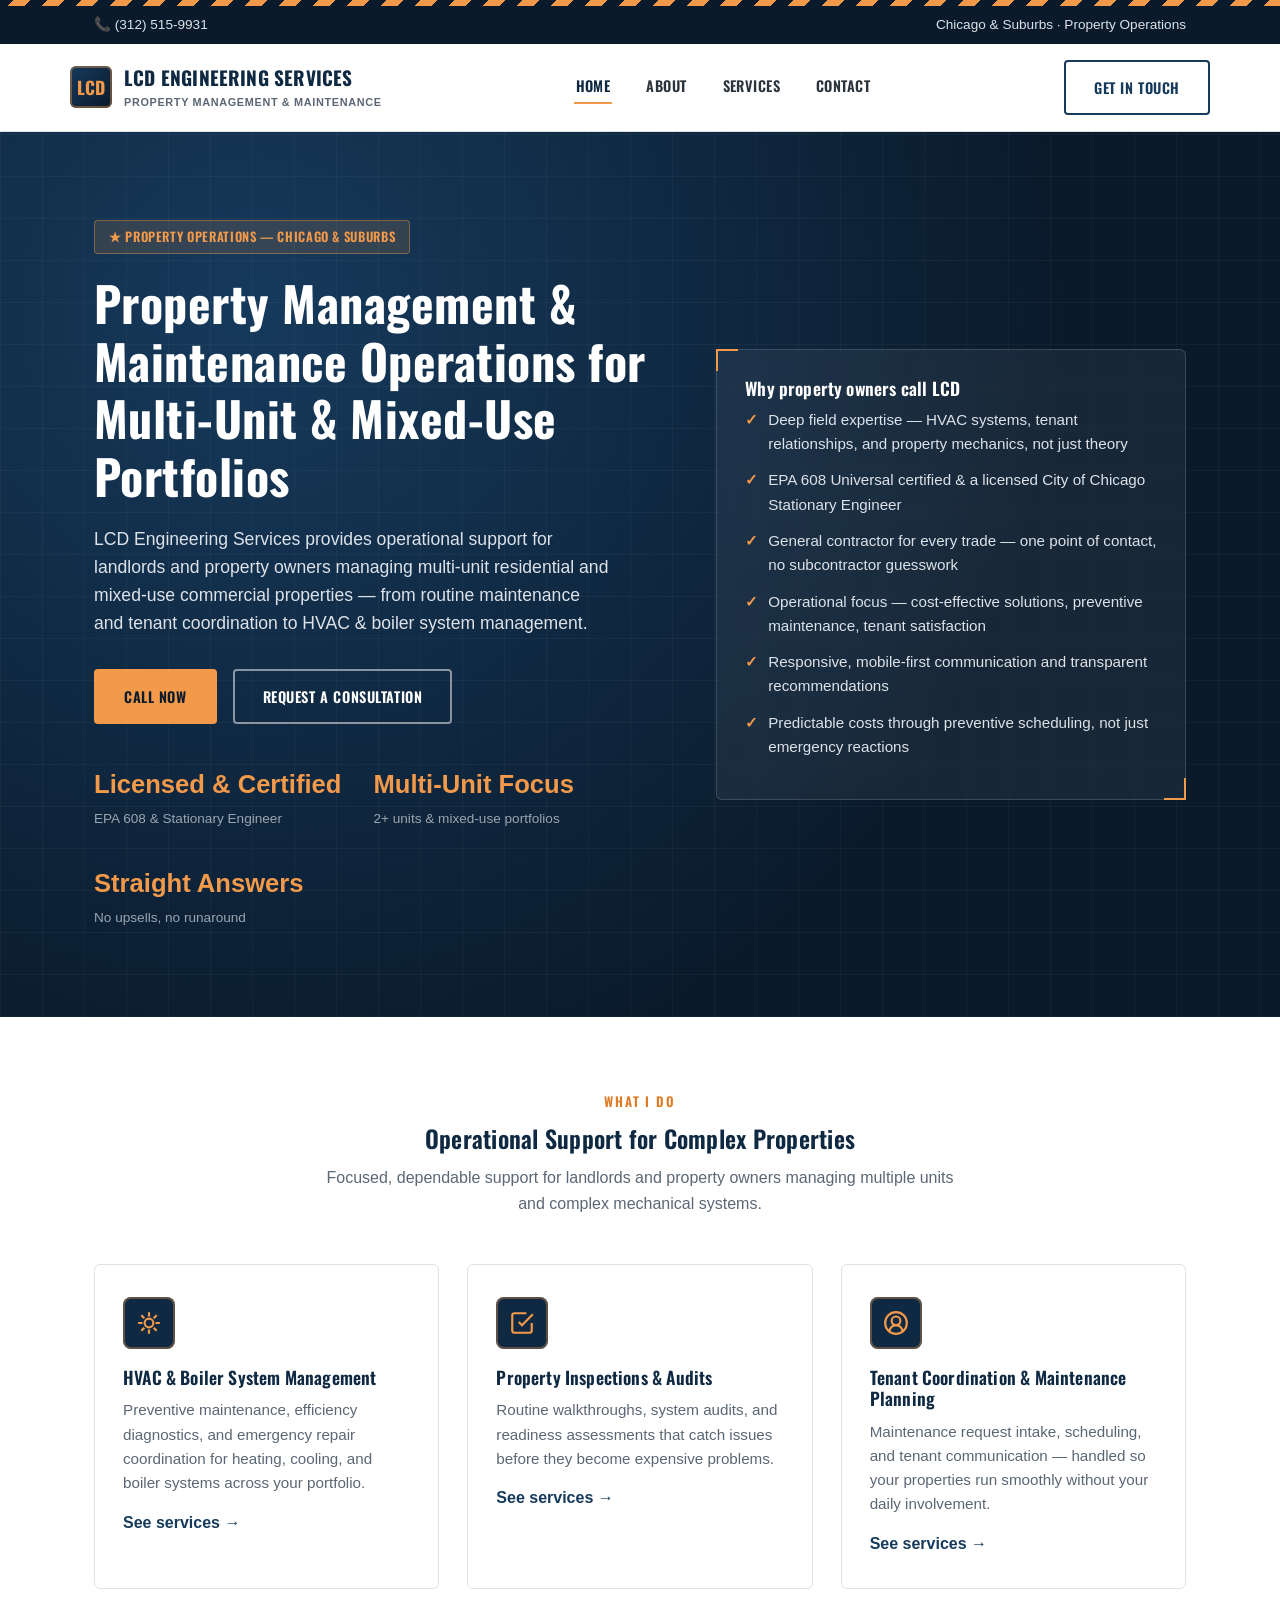
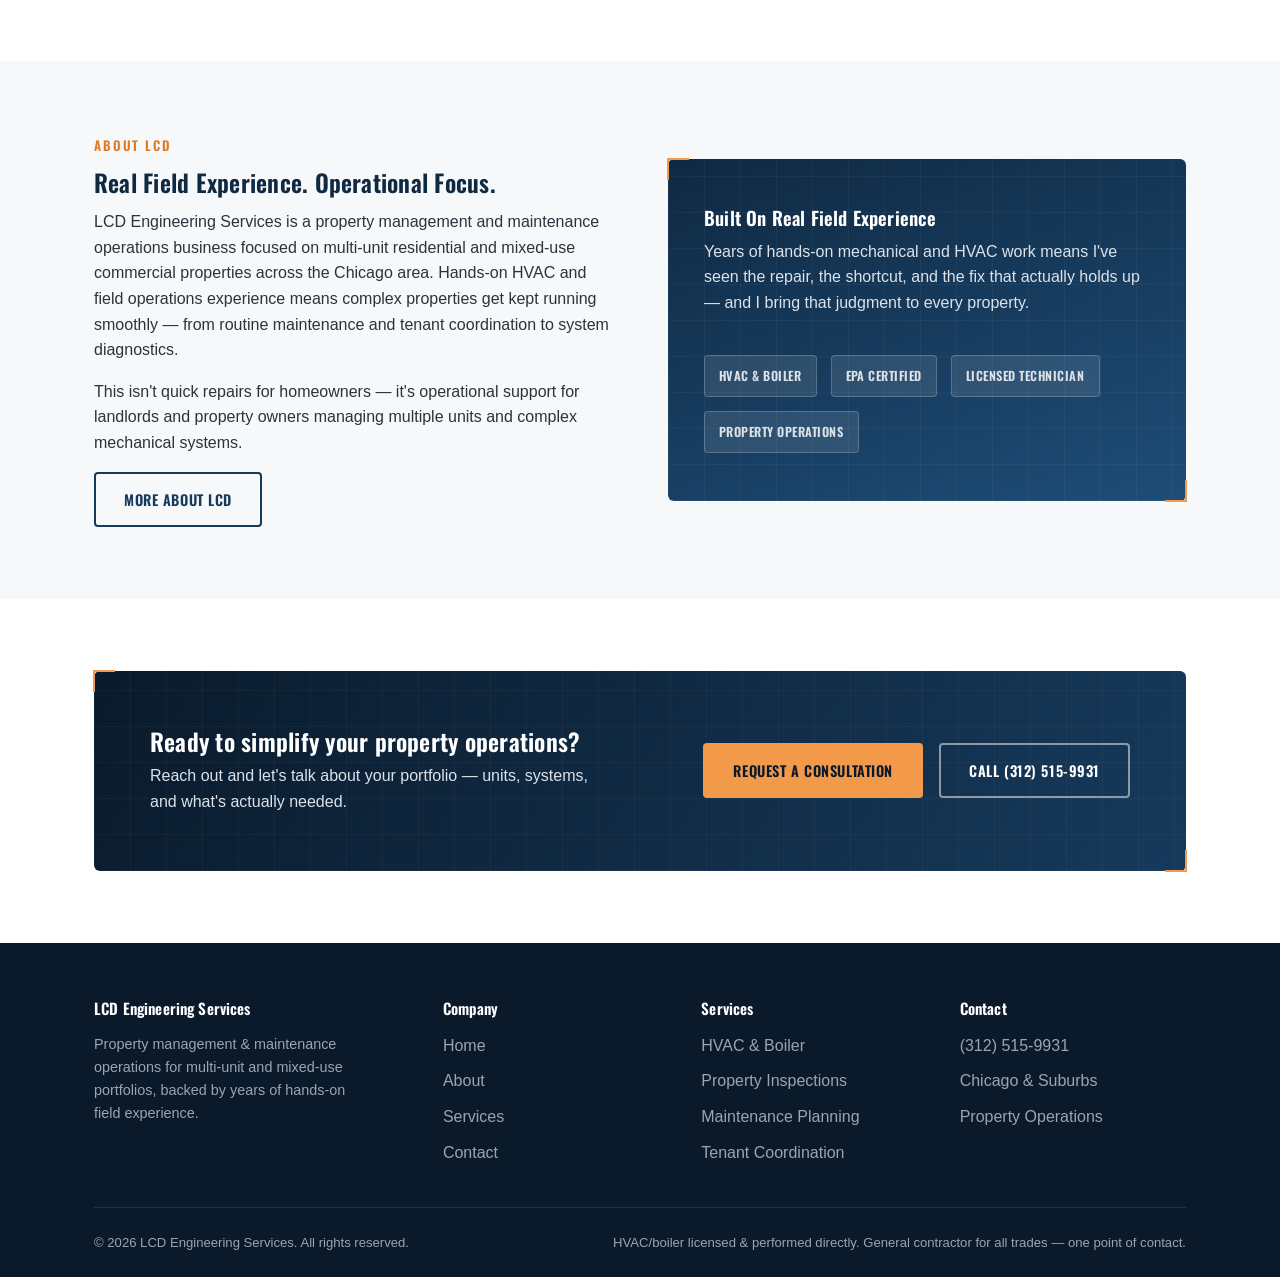
<file: index.html>
<!DOCTYPE html>
<html lang="en">
<head>
<meta charset="UTF-8" />
<meta name="viewport" content="width=device-width, initial-scale=1.0" />
<title>LCD Engineering Services | Property Management &amp; Maintenance Operations</title>
<meta name="description" content="LCD Engineering Services provides property management and maintenance operations for multi-unit residential and mixed-use commercial portfolios in Chicago and surrounding suburbs. HVAC &amp; boiler expertise, tenant coordination, and predictable maintenance costs." />
<link rel="preconnect" href="https://fonts.googleapis.com" />
<link rel="preconnect" href="https://fonts.gstatic.com" crossorigin />
<link href="https://fonts.googleapis.com/css2?family=Oswald:wght@500;600;700&amp;display=swap" rel="stylesheet" />
<link rel="stylesheet" href="css/style.css" />
</head>
<body>

<header class="site-header">
  <div class="hazard-stripe"></div>
  <div class="topbar">
    <div class="container">
      <div class="topbar-links">
        <a href="tel:+13125159931">📞 (312) 515-9931</a>
      </div>
      <div class="topbar-links">
        <span>Chicago &amp; Suburbs · Property Operations</span>
      </div>
    </div>
  </div>

  <nav class="navbar container">
    <a href="index.html" class="brand">
      <span class="brand-mark">LCD</span>
      <span class="brand-text">LCD Engineering Services<br><small>Property Management &amp; Maintenance</small></span>
    </a>

    <ul class="nav-links">
      <li><a href="index.html">Home</a></li>
      <li><a href="about.html">About</a></li>
      <li><a href="services.html">Services</a></li>
      <li><a href="contact.html">Contact</a></li>
    </ul>

    <div class="nav-cta">
      <a href="contact.html" class="btn btn--outline">Get In Touch</a>
      <button class="nav-toggle" aria-label="Toggle navigation" aria-expanded="false"><span></span></button>
    </div>
  </nav>
</header>

<section class="hero">
  <div class="container">
    <div>
      <span class="hero-eyebrow">★ Property Operations — Chicago &amp; Suburbs</span>
      <h1>Property Management &amp; Maintenance Operations for Multi-Unit &amp; Mixed-Use Portfolios</h1>
      <p class="lead">LCD Engineering Services provides operational support for landlords and property owners managing multi-unit residential and mixed-use commercial properties — from routine maintenance and tenant coordination to HVAC &amp; boiler system management.</p>
      <div class="cta-row">
        <a href="tel:+13125159931" class="btn btn--primary">Call Now</a>
        <a href="contact.html" class="btn btn--ghost">Request a Consultation</a>
      </div>

      <div class="hero-stats">
        <div>
          <strong>Licensed &amp; Certified</strong>
          <span>EPA 608 &amp; Stationary Engineer</span>
        </div>
        <div>
          <strong>Multi-Unit Focus</strong>
          <span>2+ units &amp; mixed-use portfolios</span>
        </div>
        <div>
          <strong>Straight Answers</strong>
          <span>No upsells, no runaround</span>
        </div>
      </div>
    </div>

    <div class="hero-card">
      <h3>Why property owners call LCD</h3>
      <ul>
        <li><span class="check">✓</span> Deep field expertise — HVAC systems, tenant relationships, and property mechanics, not just theory</li>
        <li><span class="check">✓</span> EPA 608 Universal certified &amp; a licensed City of Chicago Stationary Engineer</li>
        <li><span class="check">✓</span> General contractor for every trade — one point of contact, no subcontractor guesswork</li>
        <li><span class="check">✓</span> Operational focus — cost-effective solutions, preventive maintenance, tenant satisfaction</li>
        <li><span class="check">✓</span> Responsive, mobile-first communication and transparent recommendations</li>
        <li><span class="check">✓</span> Predictable costs through preventive scheduling, not just emergency reactions</li>
      </ul>
    </div>
  </div>
</section>

<section class="section">
  <div class="container">
    <div class="section-head">
      <span class="eyebrow">What I Do</span>
      <h2>Operational Support for Complex Properties</h2>
      <p>Focused, dependable support for landlords and property owners managing multiple units and complex mechanical systems.</p>
    </div>

    <div class="grid grid--3">
      <div class="card">
        <div class="icon-tile">
          <svg viewBox="0 0 24 24" fill="none" stroke="currentColor" stroke-width="2"><path d="M12 2v4M12 18v4M4.9 4.9l2.8 2.8M16.3 16.3l2.8 2.8M2 12h4M18 12h4M4.9 19.1l2.8-2.8M16.3 7.7l2.8-2.8"/><circle cx="12" cy="12" r="4"/></svg>
        </div>
        <h3>HVAC &amp; Boiler System Management</h3>
        <p>Preventive maintenance, efficiency diagnostics, and emergency repair coordination for heating, cooling, and boiler systems across your portfolio.</p>
        <a href="services.html" class="card--link">See services →</a>
      </div>

      <div class="card">
        <div class="icon-tile">
          <svg viewBox="0 0 24 24" fill="none" stroke="currentColor" stroke-width="2"><path d="M9 11l3 3L22 4"/><path d="M21 12v7a2 2 0 01-2 2H5a2 2 0 01-2-2V5a2 2 0 012-2h11"/></svg>
        </div>
        <h3>Property Inspections &amp; Audits</h3>
        <p>Routine walkthroughs, system audits, and readiness assessments that catch issues before they become expensive problems.</p>
        <a href="services.html" class="card--link">See services →</a>
      </div>

      <div class="card">
        <div class="icon-tile">
          <svg viewBox="0 0 24 24" fill="none" stroke="currentColor" stroke-width="2"><path d="M18 20a6 6 0 00-12 0"/><circle cx="12" cy="10" r="4"/><circle cx="12" cy="12" r="10"/></svg>
        </div>
        <h3>Tenant Coordination &amp; Maintenance Planning</h3>
        <p>Maintenance request intake, scheduling, and tenant communication — handled so your properties run smoothly without your daily involvement.</p>
        <a href="services.html" class="card--link">See services →</a>
      </div>
    </div>
  </div>
</section>

<section class="section section--alt">
  <div class="container">
    <div class="split">
      <div>
        <span class="eyebrow">About LCD</span>
        <h2>Real Field Experience. Operational Focus.</h2>
        <p>LCD Engineering Services is a property management and maintenance operations business focused on multi-unit residential and mixed-use commercial properties across the Chicago area. Hands-on HVAC and field operations experience means complex properties get kept running smoothly — from routine maintenance and tenant coordination to system diagnostics.</p>
        <p>This isn't quick repairs for homeowners — it's operational support for landlords and property owners managing multiple units and complex mechanical systems.</p>
        <a href="about.html" class="btn btn--outline">More About LCD</a>
      </div>

      <div class="split-media">
        <h3>Built On Real Field Experience</h3>
        <p>Years of hands-on mechanical and HVAC work means I've seen the repair, the shortcut, and the fix that actually holds up — and I bring that judgment to every property.</p>
        <div class="badge-row">
          <span class="badge">HVAC &amp; Boiler</span>
          <span class="badge">EPA Certified</span>
          <span class="badge">Licensed Technician</span>
          <span class="badge">Property Operations</span>
        </div>
      </div>
    </div>
  </div>
</section>

<section class="section">
  <div class="container">
    <div class="cta-banner">
      <div>
        <h2>Ready to simplify your property operations?</h2>
        <p>Reach out and let's talk about your portfolio — units, systems, and what's actually needed.</p>
      </div>
      <div class="cta-row">
        <a href="contact.html" class="btn btn--primary">Request a Consultation</a>
        <a href="tel:+13125159931" class="btn btn--ghost">Call (312) 515-9931</a>
      </div>
    </div>
  </div>
</section>

<footer class="site-footer">
  <div class="container">
    <div class="footer-grid">
      <div class="footer-brand">
        <h4>LCD Engineering Services</h4>
        <p>Property management &amp; maintenance operations for multi-unit and mixed-use portfolios, backed by years of hands-on field experience.</p>
      </div>
      <div>
        <h4>Company</h4>
        <ul>
          <li><a href="index.html">Home</a></li>
          <li><a href="about.html">About</a></li>
          <li><a href="services.html">Services</a></li>
          <li><a href="contact.html">Contact</a></li>
        </ul>
      </div>
      <div>
        <h4>Services</h4>
        <ul>
          <li><a href="services.html">HVAC &amp; Boiler</a></li>
          <li><a href="services.html">Property Inspections</a></li>
          <li><a href="services.html">Maintenance Planning</a></li>
          <li><a href="services.html">Tenant Coordination</a></li>
        </ul>
      </div>
      <div>
        <h4>Contact</h4>
        <ul>
          <li><a href="tel:+13125159931">(312) 515-9931</a></li>
          <li>Chicago &amp; Suburbs</li>
          <li>Property Operations</li>
        </ul>
      </div>
    </div>
    <div class="footer-bottom">
      <span>&copy; 2026 LCD Engineering Services. All rights reserved.</span>
      <span>HVAC/boiler licensed &amp; performed directly. General contractor for all trades — one point of contact.</span>
    </div>
  </div>
</footer>

<script src="js/main.js"></script>
</body>
</html>
</file>
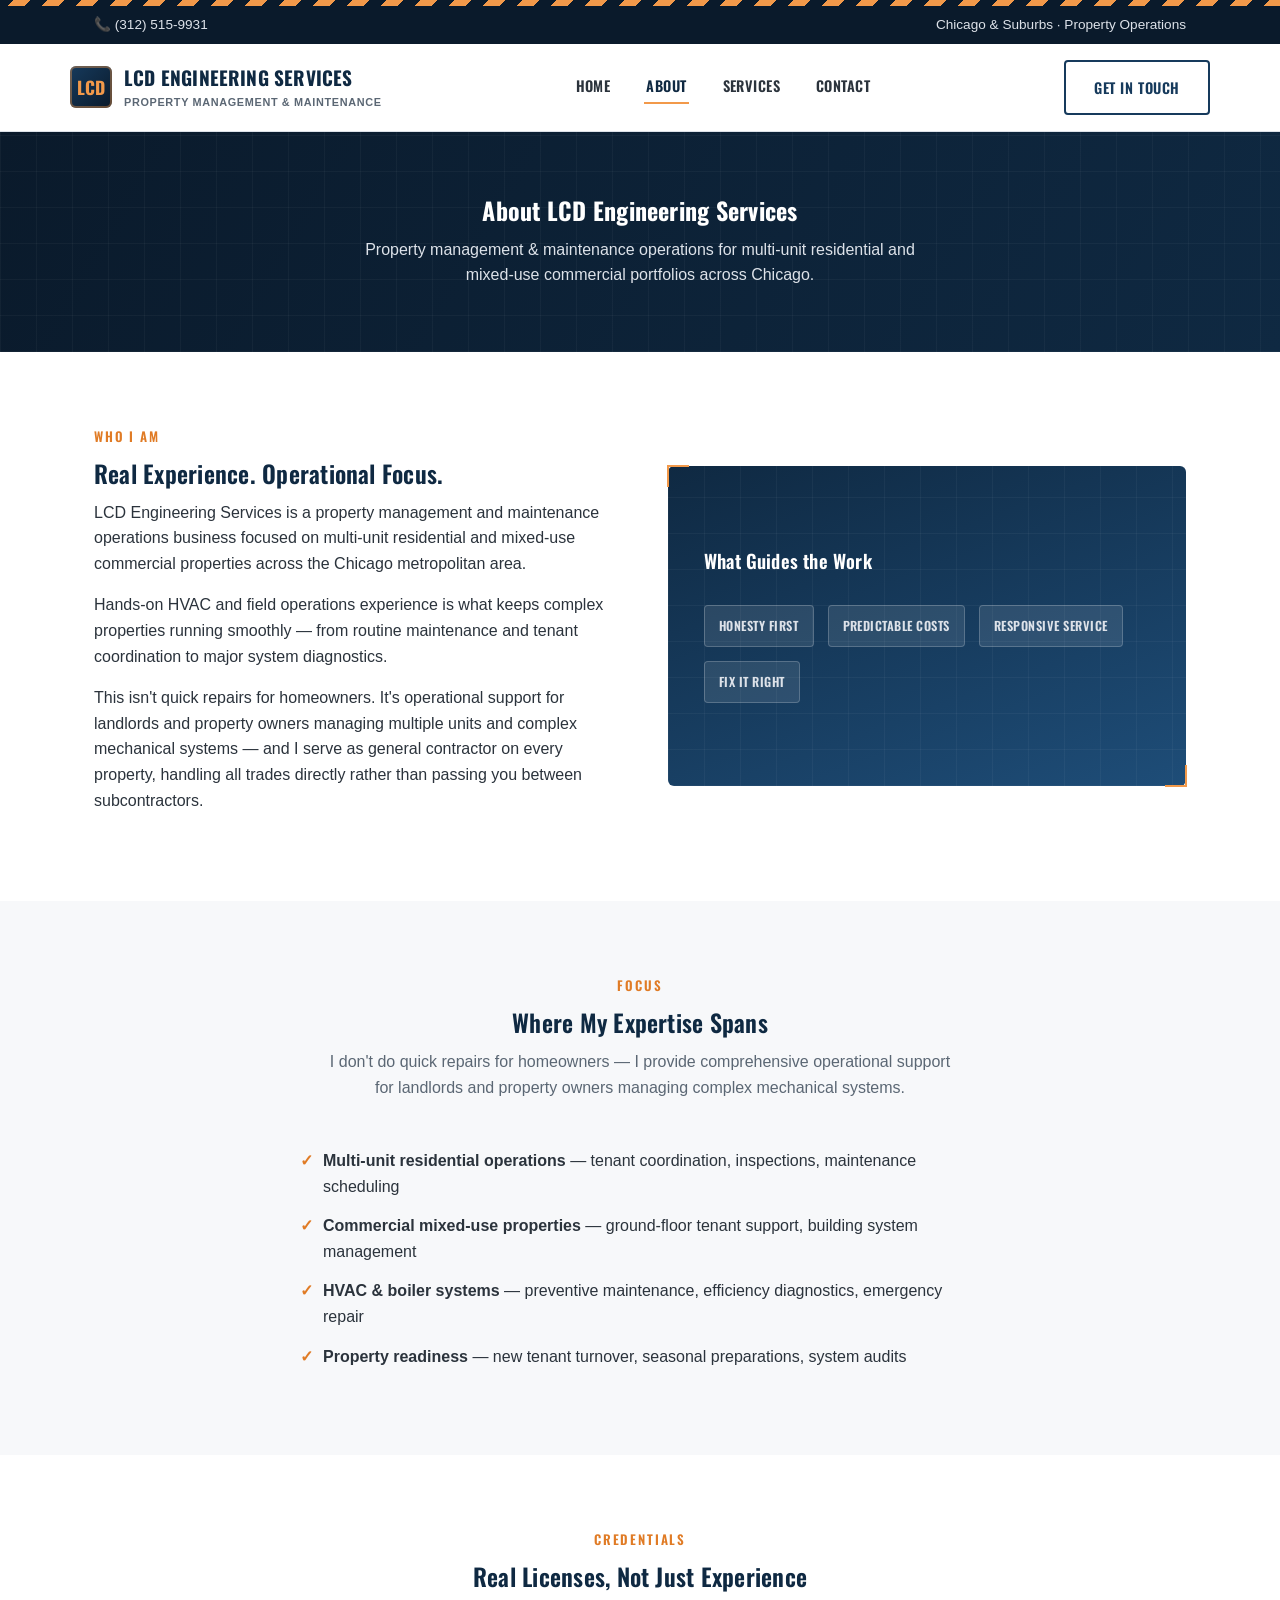
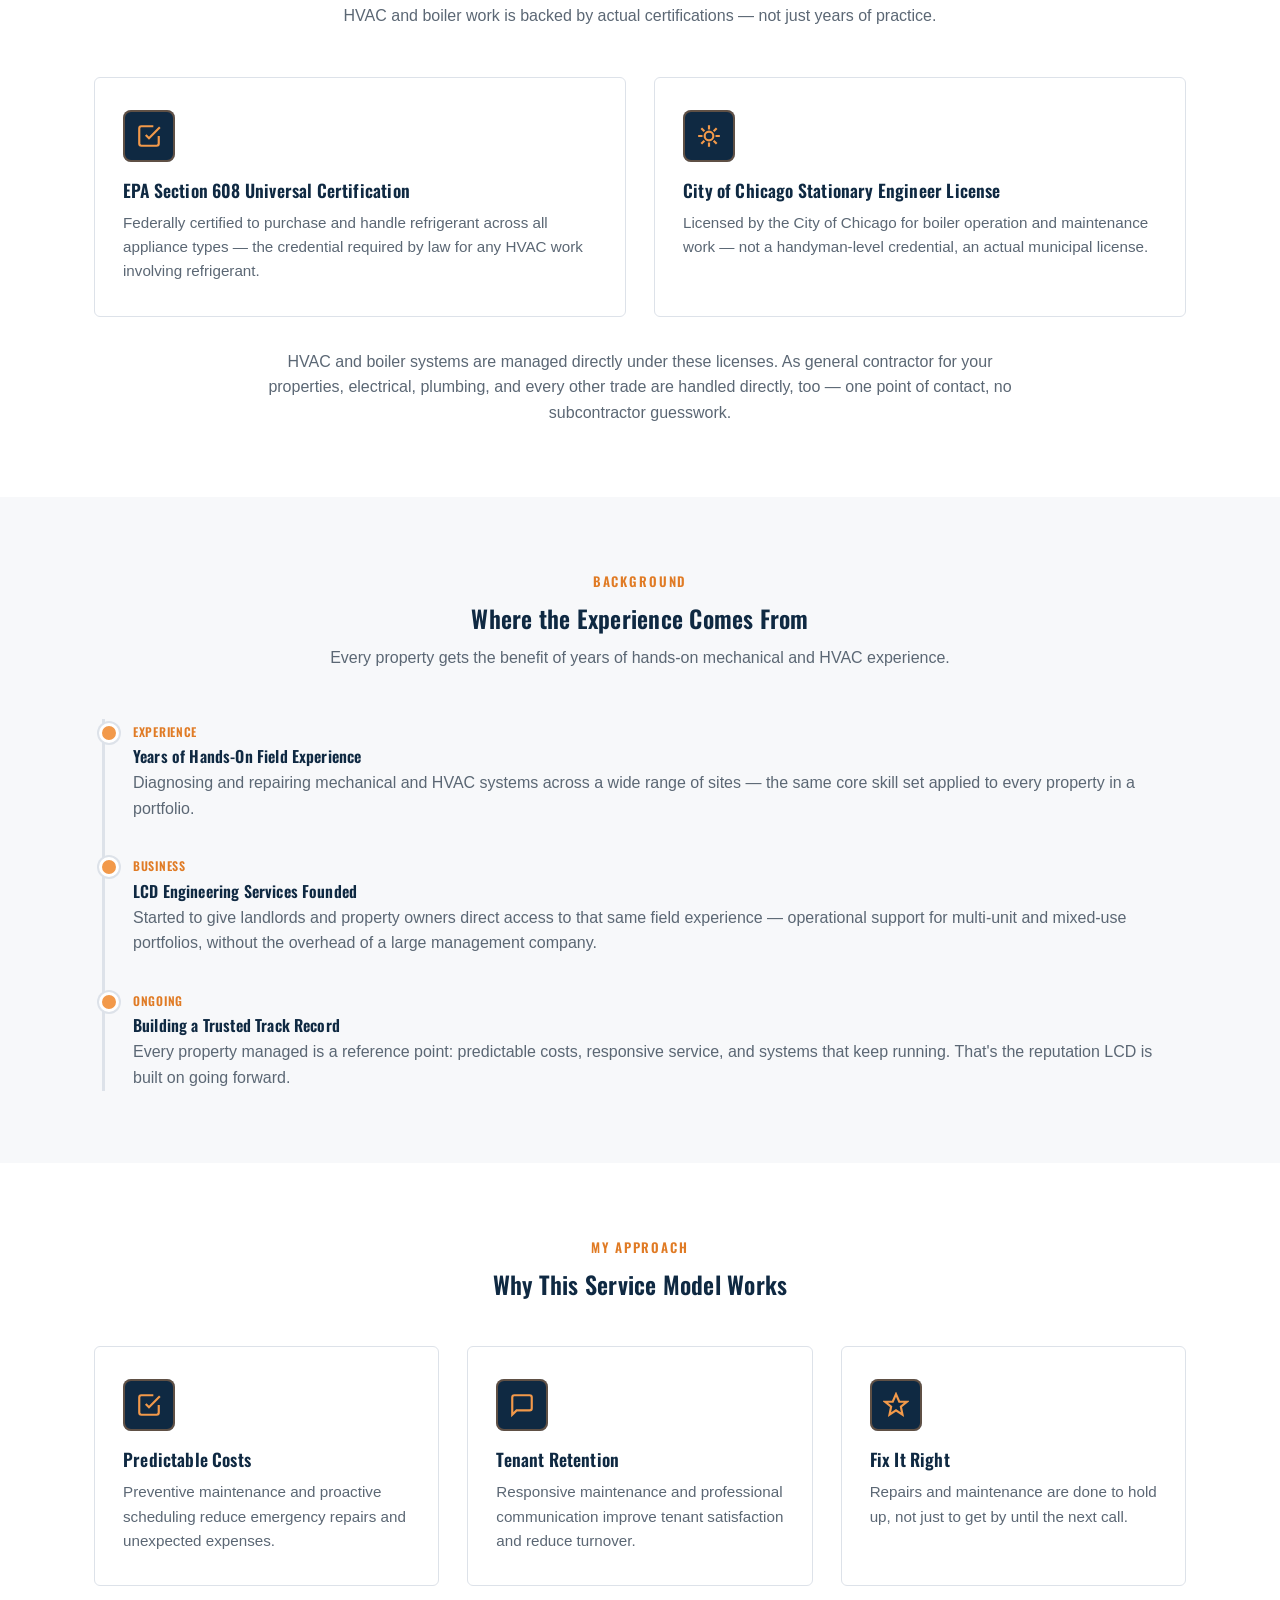
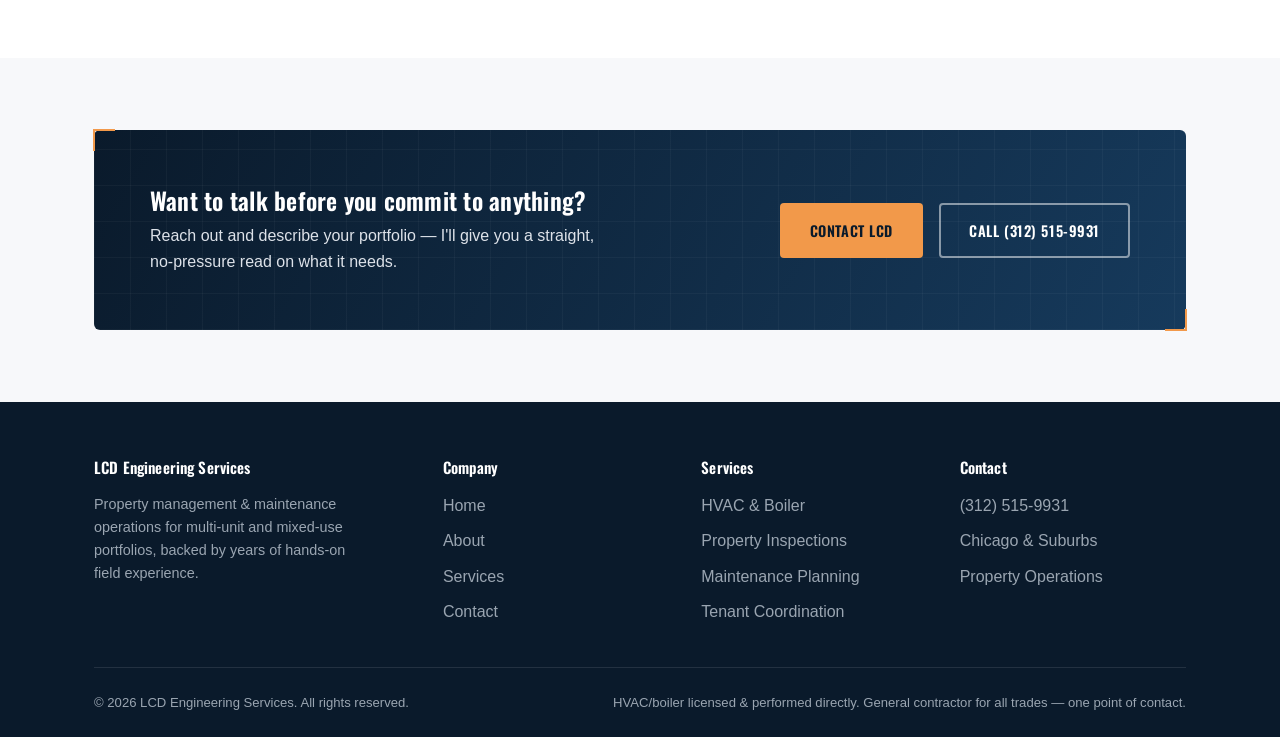
<file: about.html>
<!DOCTYPE html>
<html lang="en">
<head>
<meta charset="UTF-8" />
<meta name="viewport" content="width=device-width, initial-scale=1.0" />
<title>About | LCD Engineering Services</title>
<meta name="description" content="LCD Engineering Services is EPA 608 Universal certified and a licensed City of Chicago Stationary Engineer, providing property management and maintenance operations for multi-unit and mixed-use portfolios across Chicago." />
<link rel="preconnect" href="https://fonts.googleapis.com" />
<link rel="preconnect" href="https://fonts.gstatic.com" crossorigin />
<link href="https://fonts.googleapis.com/css2?family=Oswald:wght@500;600;700&amp;display=swap" rel="stylesheet" />
<link rel="stylesheet" href="css/style.css" />
</head>
<body>

<header class="site-header">
  <div class="hazard-stripe"></div>
  <div class="topbar">
    <div class="container">
      <div class="topbar-links">
        <a href="tel:+13125159931">📞 (312) 515-9931</a>
      </div>
      <div class="topbar-links">
        <span>Chicago &amp; Suburbs · Property Operations</span>
      </div>
    </div>
  </div>

  <nav class="navbar container">
    <a href="index.html" class="brand">
      <span class="brand-mark">LCD</span>
      <span class="brand-text">LCD Engineering Services<br><small>Property Management &amp; Maintenance</small></span>
    </a>

    <ul class="nav-links">
      <li><a href="index.html">Home</a></li>
      <li><a href="about.html">About</a></li>
      <li><a href="services.html">Services</a></li>
      <li><a href="contact.html">Contact</a></li>
    </ul>

    <div class="nav-cta">
      <a href="contact.html" class="btn btn--outline">Get In Touch</a>
      <button class="nav-toggle" aria-label="Toggle navigation" aria-expanded="false"><span></span></button>
    </div>
  </nav>
</header>

<section class="page-hero">
  <div class="container">
    <h1>About LCD Engineering Services</h1>
    <p>Property management &amp; maintenance operations for multi-unit residential and mixed-use commercial portfolios across Chicago.</p>
  </div>
</section>

<section class="section">
  <div class="container">
    <div class="split">
      <div>
        <span class="eyebrow">Who I Am</span>
        <h2>Real Experience. Operational Focus.</h2>
        <p>LCD Engineering Services is a property management and maintenance operations business focused on multi-unit residential and mixed-use commercial properties across the Chicago metropolitan area.</p>
        <p>Hands-on HVAC and field operations experience is what keeps complex properties running smoothly — from routine maintenance and tenant coordination to major system diagnostics.</p>
        <p>This isn't quick repairs for homeowners. It's operational support for landlords and property owners managing multiple units and complex mechanical systems — and I serve as general contractor on every property, handling all trades directly rather than passing you between subcontractors.</p>
      </div>

      <div class="split-media">
        <h3>What Guides the Work</h3>
        <div class="badge-row">
          <span class="badge">Honesty First</span>
          <span class="badge">Predictable Costs</span>
          <span class="badge">Responsive Service</span>
          <span class="badge">Fix It Right</span>
        </div>
      </div>
    </div>
  </div>
</section>

<section class="section section--alt">
  <div class="container">
    <div class="section-head">
      <span class="eyebrow">Focus</span>
      <h2>Where My Expertise Spans</h2>
      <p>I don't do quick repairs for homeowners — I provide comprehensive operational support for landlords and property owners managing complex mechanical systems.</p>
    </div>

    <div style="max-width:680px;margin:0 auto;">
      <div class="list-check">
        <span class="check">✓</span>
        <span><strong>Multi-unit residential operations</strong> — tenant coordination, inspections, maintenance scheduling</span>
      </div>
      <div class="list-check">
        <span class="check">✓</span>
        <span><strong>Commercial mixed-use properties</strong> — ground-floor tenant support, building system management</span>
      </div>
      <div class="list-check">
        <span class="check">✓</span>
        <span><strong>HVAC &amp; boiler systems</strong> — preventive maintenance, efficiency diagnostics, emergency repair</span>
      </div>
      <div class="list-check">
        <span class="check">✓</span>
        <span><strong>Property readiness</strong> — new tenant turnover, seasonal preparations, system audits</span>
      </div>
    </div>
  </div>
</section>

<section class="section">
  <div class="container">
    <div class="section-head">
      <span class="eyebrow">Credentials</span>
      <h2>Real Licenses, Not Just Experience</h2>
      <p>HVAC and boiler work is backed by actual certifications — not just years of practice.</p>
    </div>

    <div class="grid grid--2">
      <div class="card">
        <div class="icon-tile">
          <svg viewBox="0 0 24 24" fill="none" stroke="currentColor" stroke-width="2"><path d="M9 11l3 3L22 4"/><path d="M21 12v7a2 2 0 01-2 2H5a2 2 0 01-2-2V5a2 2 0 012-2h11"/></svg>
        </div>
        <h3>EPA Section 608 Universal Certification</h3>
        <p>Federally certified to purchase and handle refrigerant across all appliance types — the credential required by law for any HVAC work involving refrigerant.</p>
      </div>
      <div class="card">
        <div class="icon-tile">
          <svg viewBox="0 0 24 24" fill="none" stroke="currentColor" stroke-width="2"><path d="M12 2v4M12 18v4M4.9 4.9l2.8 2.8M16.3 16.3l2.8 2.8M2 12h4M18 12h4M4.9 19.1l2.8-2.8M16.3 7.7l2.8-2.8"/><circle cx="12" cy="12" r="4"/></svg>
        </div>
        <h3>City of Chicago Stationary Engineer License</h3>
        <p>Licensed by the City of Chicago for boiler operation and maintenance work — not a handyman-level credential, an actual municipal license.</p>
      </div>
    </div>

    <p style="max-width:760px;margin:32px auto 0;text-align:center;color:var(--gray-600);">HVAC and boiler systems are managed directly under these licenses. As general contractor for your properties, electrical, plumbing, and every other trade are handled directly, too — one point of contact, no subcontractor guesswork.</p>
  </div>
</section>

<section class="section section--alt">
  <div class="container">
    <div class="section-head">
      <span class="eyebrow">Background</span>
      <h2>Where the Experience Comes From</h2>
      <p>Every property gets the benefit of years of hands-on mechanical and HVAC experience.</p>
    </div>

    <div class="timeline">
      <div class="timeline-item">
        <span class="tag">Experience</span>
        <h4>Years of Hands-On Field Experience</h4>
        <p>Diagnosing and repairing mechanical and HVAC systems across a wide range of sites — the same core skill set applied to every property in a portfolio.</p>
      </div>
      <div class="timeline-item">
        <span class="tag">Business</span>
        <h4>LCD Engineering Services Founded</h4>
        <p>Started to give landlords and property owners direct access to that same field experience — operational support for multi-unit and mixed-use portfolios, without the overhead of a large management company.</p>
      </div>
      <div class="timeline-item">
        <span class="tag">Ongoing</span>
        <h4>Building a Trusted Track Record</h4>
        <p>Every property managed is a reference point: predictable costs, responsive service, and systems that keep running. That's the reputation LCD is built on going forward.</p>
      </div>
    </div>
  </div>
</section>

<section class="section">
  <div class="container">
    <div class="section-head">
      <span class="eyebrow">My Approach</span>
      <h2>Why This Service Model Works</h2>
    </div>

    <div class="grid grid--3">
      <div class="card">
        <div class="icon-tile">
          <svg viewBox="0 0 24 24" fill="none" stroke="currentColor" stroke-width="2"><path d="M9 11l3 3L22 4"/><path d="M21 12v7a2 2 0 01-2 2H5a2 2 0 01-2-2V5a2 2 0 012-2h11"/></svg>
        </div>
        <h3>Predictable Costs</h3>
        <p>Preventive maintenance and proactive scheduling reduce emergency repairs and unexpected expenses.</p>
      </div>
      <div class="card">
        <div class="icon-tile">
          <svg viewBox="0 0 24 24" fill="none" stroke="currentColor" stroke-width="2"><path d="M21 15a2 2 0 01-2 2H7l-4 4V5a2 2 0 012-2h14a2 2 0 012 2z"/></svg>
        </div>
        <h3>Tenant Retention</h3>
        <p>Responsive maintenance and professional communication improve tenant satisfaction and reduce turnover.</p>
      </div>
      <div class="card">
        <div class="icon-tile">
          <svg viewBox="0 0 24 24" fill="none" stroke="currentColor" stroke-width="2"><path d="M12 2l3 7h7l-5.5 4.5L18 21l-6-4-6 4 1.5-7.5L2 9h7z"/></svg>
        </div>
        <h3>Fix It Right</h3>
        <p>Repairs and maintenance are done to hold up, not just to get by until the next call.</p>
      </div>
    </div>
  </div>
</section>

<section class="section section--alt">
  <div class="container">
    <div class="cta-banner">
      <div>
        <h2>Want to talk before you commit to anything?</h2>
        <p>Reach out and describe your portfolio — I'll give you a straight, no-pressure read on what it needs.</p>
      </div>
      <div class="cta-row">
        <a href="contact.html" class="btn btn--primary">Contact LCD</a>
        <a href="tel:+13125159931" class="btn btn--ghost">Call (312) 515-9931</a>
      </div>
    </div>
  </div>
</section>

<footer class="site-footer">
  <div class="container">
    <div class="footer-grid">
      <div class="footer-brand">
        <h4>LCD Engineering Services</h4>
        <p>Property management &amp; maintenance operations for multi-unit and mixed-use portfolios, backed by years of hands-on field experience.</p>
      </div>
      <div>
        <h4>Company</h4>
        <ul>
          <li><a href="index.html">Home</a></li>
          <li><a href="about.html">About</a></li>
          <li><a href="services.html">Services</a></li>
          <li><a href="contact.html">Contact</a></li>
        </ul>
      </div>
      <div>
        <h4>Services</h4>
        <ul>
          <li><a href="services.html">HVAC &amp; Boiler</a></li>
          <li><a href="services.html">Property Inspections</a></li>
          <li><a href="services.html">Maintenance Planning</a></li>
          <li><a href="services.html">Tenant Coordination</a></li>
        </ul>
      </div>
      <div>
        <h4>Contact</h4>
        <ul>
          <li><a href="tel:+13125159931">(312) 515-9931</a></li>
          <li>Chicago &amp; Suburbs</li>
          <li>Property Operations</li>
        </ul>
      </div>
    </div>
    <div class="footer-bottom">
      <span>&copy; 2026 LCD Engineering Services. All rights reserved.</span>
      <span>HVAC/boiler licensed &amp; performed directly. General contractor for all trades — one point of contact.</span>
    </div>
  </div>
</footer>

<script src="js/main.js"></script>
</body>
</html>
</file>
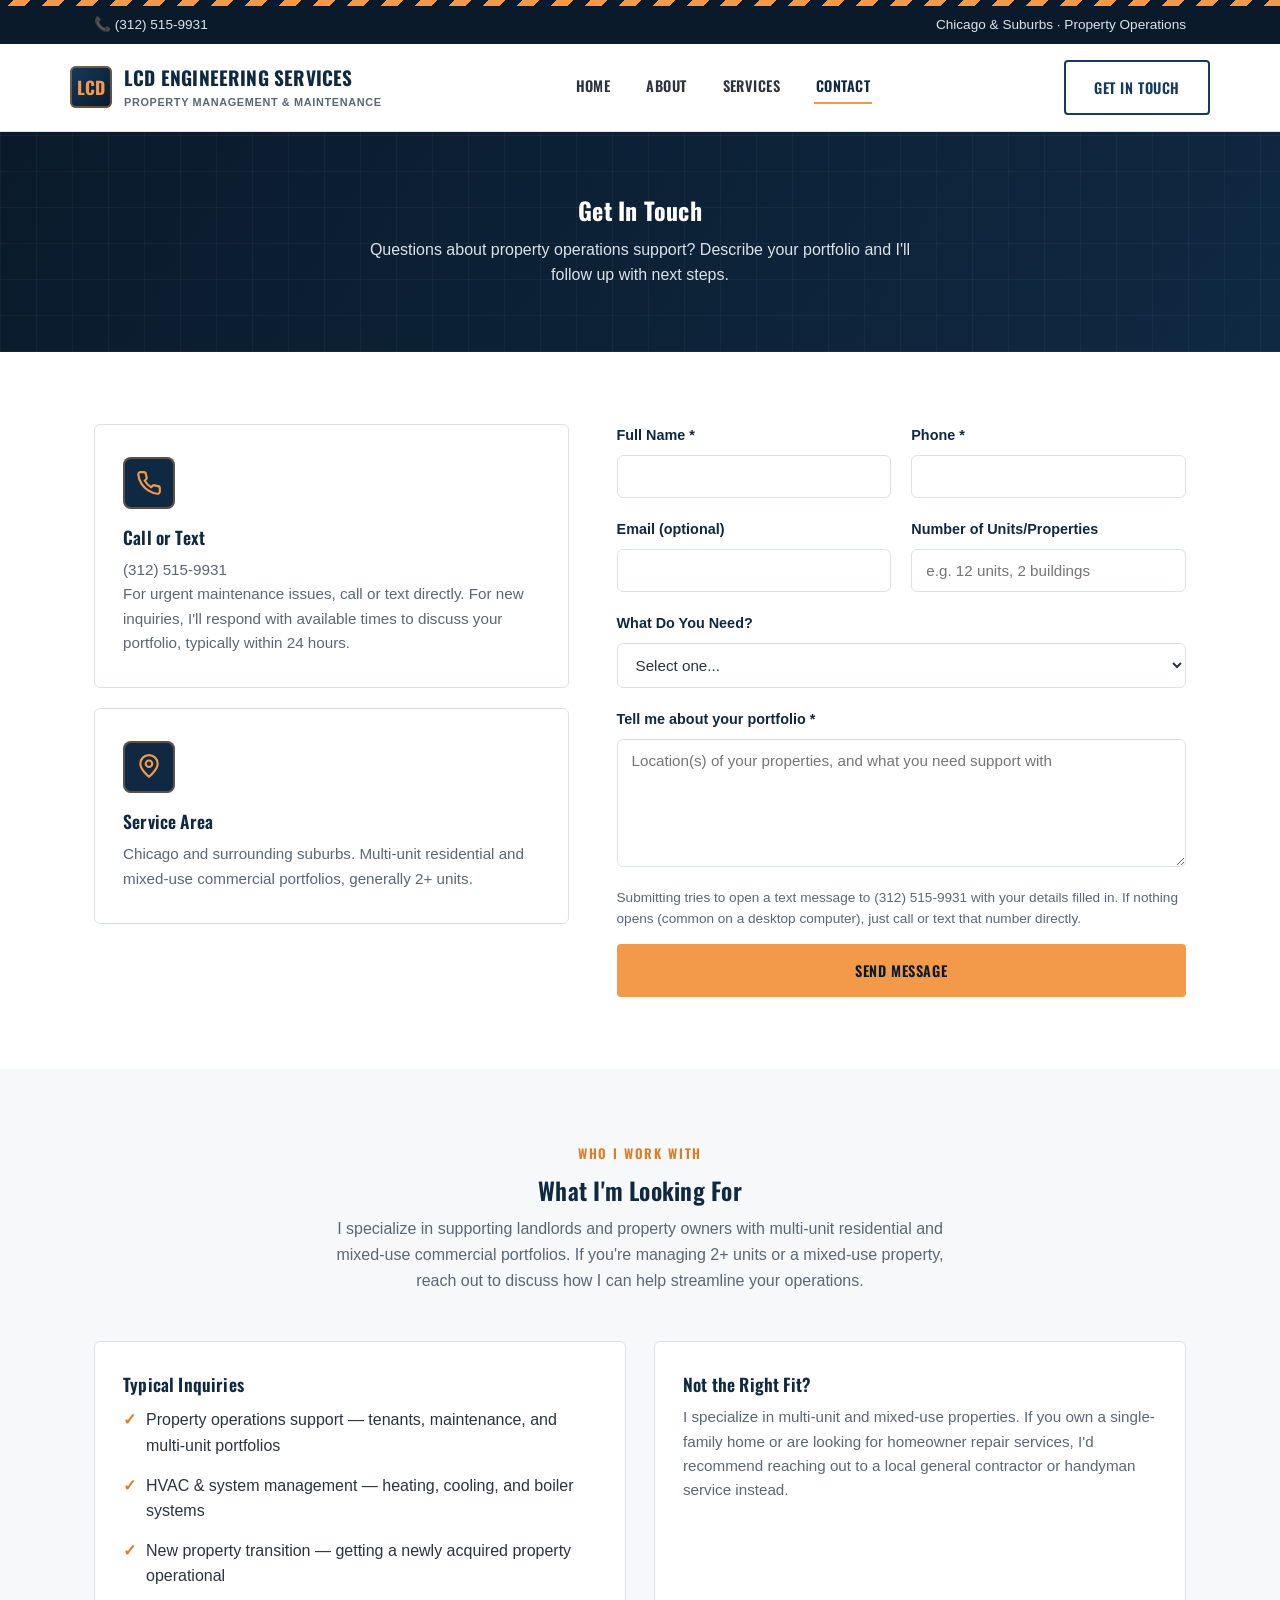
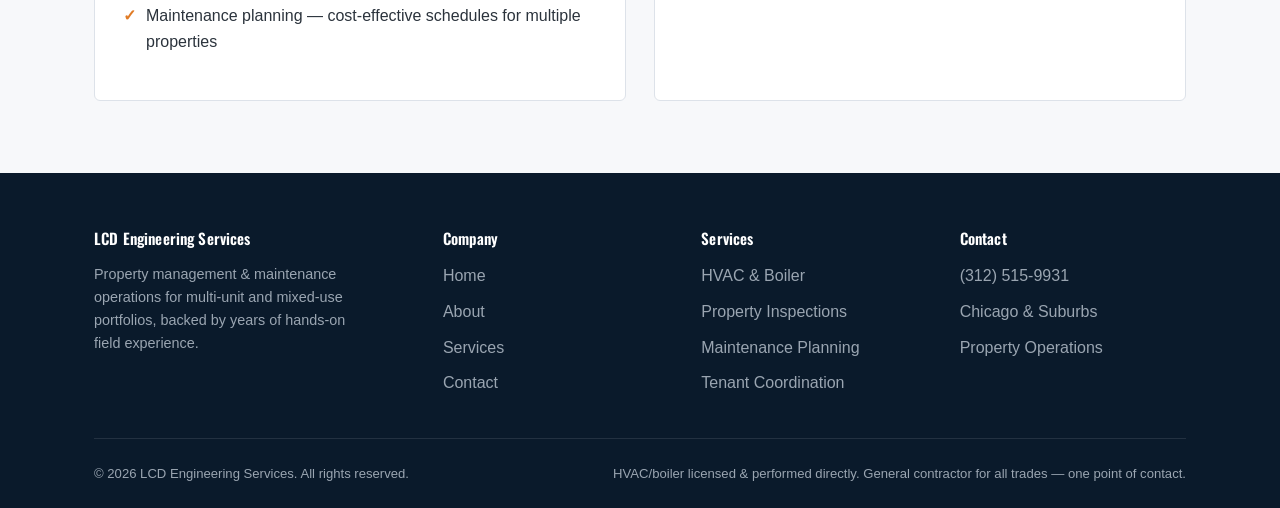
<file: contact.html>
<!DOCTYPE html>
<html lang="en">
<head>
<meta charset="UTF-8" />
<meta name="viewport" content="width=device-width, initial-scale=1.0" />
<title>Contact | LCD Engineering Services</title>
<meta name="description" content="Request a consultation or ask a question. LCD Engineering Services provides property management and maintenance operations for multi-unit and mixed-use portfolios in Chicago and surrounding suburbs." />
<link rel="preconnect" href="https://fonts.googleapis.com" />
<link rel="preconnect" href="https://fonts.gstatic.com" crossorigin />
<link href="https://fonts.googleapis.com/css2?family=Oswald:wght@500;600;700&amp;display=swap" rel="stylesheet" />
<link rel="stylesheet" href="css/style.css" />
</head>
<body>

<header class="site-header">
  <div class="hazard-stripe"></div>
  <div class="topbar">
    <div class="container">
      <div class="topbar-links">
        <a href="tel:+13125159931">📞 (312) 515-9931</a>
      </div>
      <div class="topbar-links">
        <span>Chicago &amp; Suburbs · Property Operations</span>
      </div>
    </div>
  </div>

  <nav class="navbar container">
    <a href="index.html" class="brand">
      <span class="brand-mark">LCD</span>
      <span class="brand-text">LCD Engineering Services<br><small>Property Management &amp; Maintenance</small></span>
    </a>

    <ul class="nav-links">
      <li><a href="index.html">Home</a></li>
      <li><a href="about.html">About</a></li>
      <li><a href="services.html">Services</a></li>
      <li><a href="contact.html">Contact</a></li>
    </ul>

    <div class="nav-cta">
      <a href="contact.html" class="btn btn--outline">Get In Touch</a>
      <button class="nav-toggle" aria-label="Toggle navigation" aria-expanded="false"><span></span></button>
    </div>
  </nav>
</header>

<section class="page-hero">
  <div class="container">
    <h1>Get In Touch</h1>
    <p>Questions about property operations support? Describe your portfolio and I'll follow up with next steps.</p>
  </div>
</section>

<section class="section">
  <div class="container">
    <div class="contact-grid">
      <div class="contact-info">
        <div class="card">
          <div class="icon-tile">
            <svg viewBox="0 0 24 24" fill="none" stroke="currentColor" stroke-width="2"><path d="M22 16.92v3a2 2 0 01-2.18 2 19.79 19.79 0 01-8.63-3.07 19.5 19.5 0 01-6-6 19.79 19.79 0 01-3.07-8.67A2 2 0 014.11 2h3a2 2 0 012 1.72c.127.96.361 1.903.7 2.81a2 2 0 01-.45 2.11L8.09 9.91a16 16 0 006 6l1.27-1.27a2 2 0 012.11-.45c.907.339 1.85.573 2.81.7A2 2 0 0122 16.92z"/></svg>
          </div>
          <h3>Call or Text</h3>
          <p><a href="tel:+13125159931">(312) 515-9931</a></p>
          <p style="margin-bottom:0;">For urgent maintenance issues, call or text directly. For new inquiries, I'll respond with available times to discuss your portfolio, typically within 24 hours.</p>
        </div>

        <div class="card">
          <div class="icon-tile">
            <svg viewBox="0 0 24 24" fill="none" stroke="currentColor" stroke-width="2"><path d="M12 21s-8-6.5-8-12a8 8 0 0116 0c0 5.5-8 12-8 12z"/><circle cx="12" cy="9" r="3"/></svg>
          </div>
          <h3>Service Area</h3>
          <p style="margin-bottom:0;">Chicago and surrounding suburbs. Multi-unit residential and mixed-use commercial portfolios, generally 2+ units.</p>
        </div>
      </div>

      <div>
        <div id="form-success" class="form-success">
          Thanks — your messaging app should now be open with your details pre-filled. Send it over and I'll get back to you as soon as I can.
        </div>

        <form id="contact-form" novalidate>
          <div class="form-row">
            <div class="form-field">
              <label for="name">Full Name *</label>
              <input type="text" id="name" name="name" required autocomplete="name" />
            </div>
            <div class="form-field">
              <label for="phone">Phone *</label>
              <input type="tel" id="phone" name="phone" required autocomplete="tel" />
            </div>
          </div>

          <div class="form-row">
            <div class="form-field">
              <label for="email">Email (optional)</label>
              <input type="email" id="email" name="email" autocomplete="email" />
            </div>
            <div class="form-field">
              <label for="units">Number of Units/Properties</label>
              <input type="text" id="units" name="units" placeholder="e.g. 12 units, 2 buildings" />
            </div>
          </div>

          <div class="form-field">
            <label for="service">What Do You Need?</label>
            <select id="service" name="service">
              <option value="">Select one...</option>
              <option value="HVAC / Boiler Management">HVAC / Boiler Management</option>
              <option value="Property Inspections / Audits">Property Inspections / Audits</option>
              <option value="Maintenance Planning">Maintenance Planning</option>
              <option value="Tenant Coordination">Tenant Coordination</option>
              <option value="New Property Readiness">New Property Readiness</option>
              <option value="General Advice">General Advice</option>
              <option value="Other">Other</option>
            </select>
          </div>

          <div class="form-field">
            <label for="message">Tell me about your portfolio *</label>
            <textarea id="message" name="message" rows="6" required placeholder="Location(s) of your properties, and what you need support with"></textarea>
          </div>

          <p class="form-note">Submitting tries to open a text message to (312) 515-9931 with your details filled in. If nothing opens (common on a desktop computer), just call or text that number directly.</p>

          <button type="submit" class="btn btn--primary btn--block">Send Message</button>
        </form>
      </div>
    </div>
  </div>
</section>

<section class="section section--alt">
  <div class="container">
    <div class="section-head">
      <span class="eyebrow">Who I Work With</span>
      <h2>What I'm Looking For</h2>
      <p>I specialize in supporting landlords and property owners with multi-unit residential and mixed-use commercial portfolios. If you're managing 2+ units or a mixed-use property, reach out to discuss how I can help streamline your operations.</p>
    </div>

    <div class="grid grid--2">
      <div class="card">
        <h3>Typical Inquiries</h3>
        <ul style="margin-top:12px;">
          <li class="list-check"><span class="check">✓</span><span>Property operations support — tenants, maintenance, and multi-unit portfolios</span></li>
          <li class="list-check"><span class="check">✓</span><span>HVAC &amp; system management — heating, cooling, and boiler systems</span></li>
          <li class="list-check"><span class="check">✓</span><span>New property transition — getting a newly acquired property operational</span></li>
          <li class="list-check"><span class="check">✓</span><span>Maintenance planning — cost-effective schedules for multiple properties</span></li>
        </ul>
      </div>
      <div class="card">
        <h3>Not the Right Fit?</h3>
        <p>I specialize in multi-unit and mixed-use properties. If you own a single-family home or are looking for homeowner repair services, I'd recommend reaching out to a local general contractor or handyman service instead.</p>
      </div>
    </div>
  </div>
</section>

<footer class="site-footer">
  <div class="container">
    <div class="footer-grid">
      <div class="footer-brand">
        <h4>LCD Engineering Services</h4>
        <p>Property management &amp; maintenance operations for multi-unit and mixed-use portfolios, backed by years of hands-on field experience.</p>
      </div>
      <div>
        <h4>Company</h4>
        <ul>
          <li><a href="index.html">Home</a></li>
          <li><a href="about.html">About</a></li>
          <li><a href="services.html">Services</a></li>
          <li><a href="contact.html">Contact</a></li>
        </ul>
      </div>
      <div>
        <h4>Services</h4>
        <ul>
          <li><a href="services.html">HVAC &amp; Boiler</a></li>
          <li><a href="services.html">Property Inspections</a></li>
          <li><a href="services.html">Maintenance Planning</a></li>
          <li><a href="services.html">Tenant Coordination</a></li>
        </ul>
      </div>
      <div>
        <h4>Contact</h4>
        <ul>
          <li><a href="tel:+13125159931">(312) 515-9931</a></li>
          <li>Chicago &amp; Suburbs</li>
          <li>Property Operations</li>
        </ul>
      </div>
    </div>
    <div class="footer-bottom">
      <span>&copy; 2026 LCD Engineering Services. All rights reserved.</span>
      <span>HVAC/boiler licensed &amp; performed directly. General contractor for all trades — one point of contact.</span>
    </div>
  </div>
</footer>

<script src="js/main.js"></script>
</body>
</html>
</file>
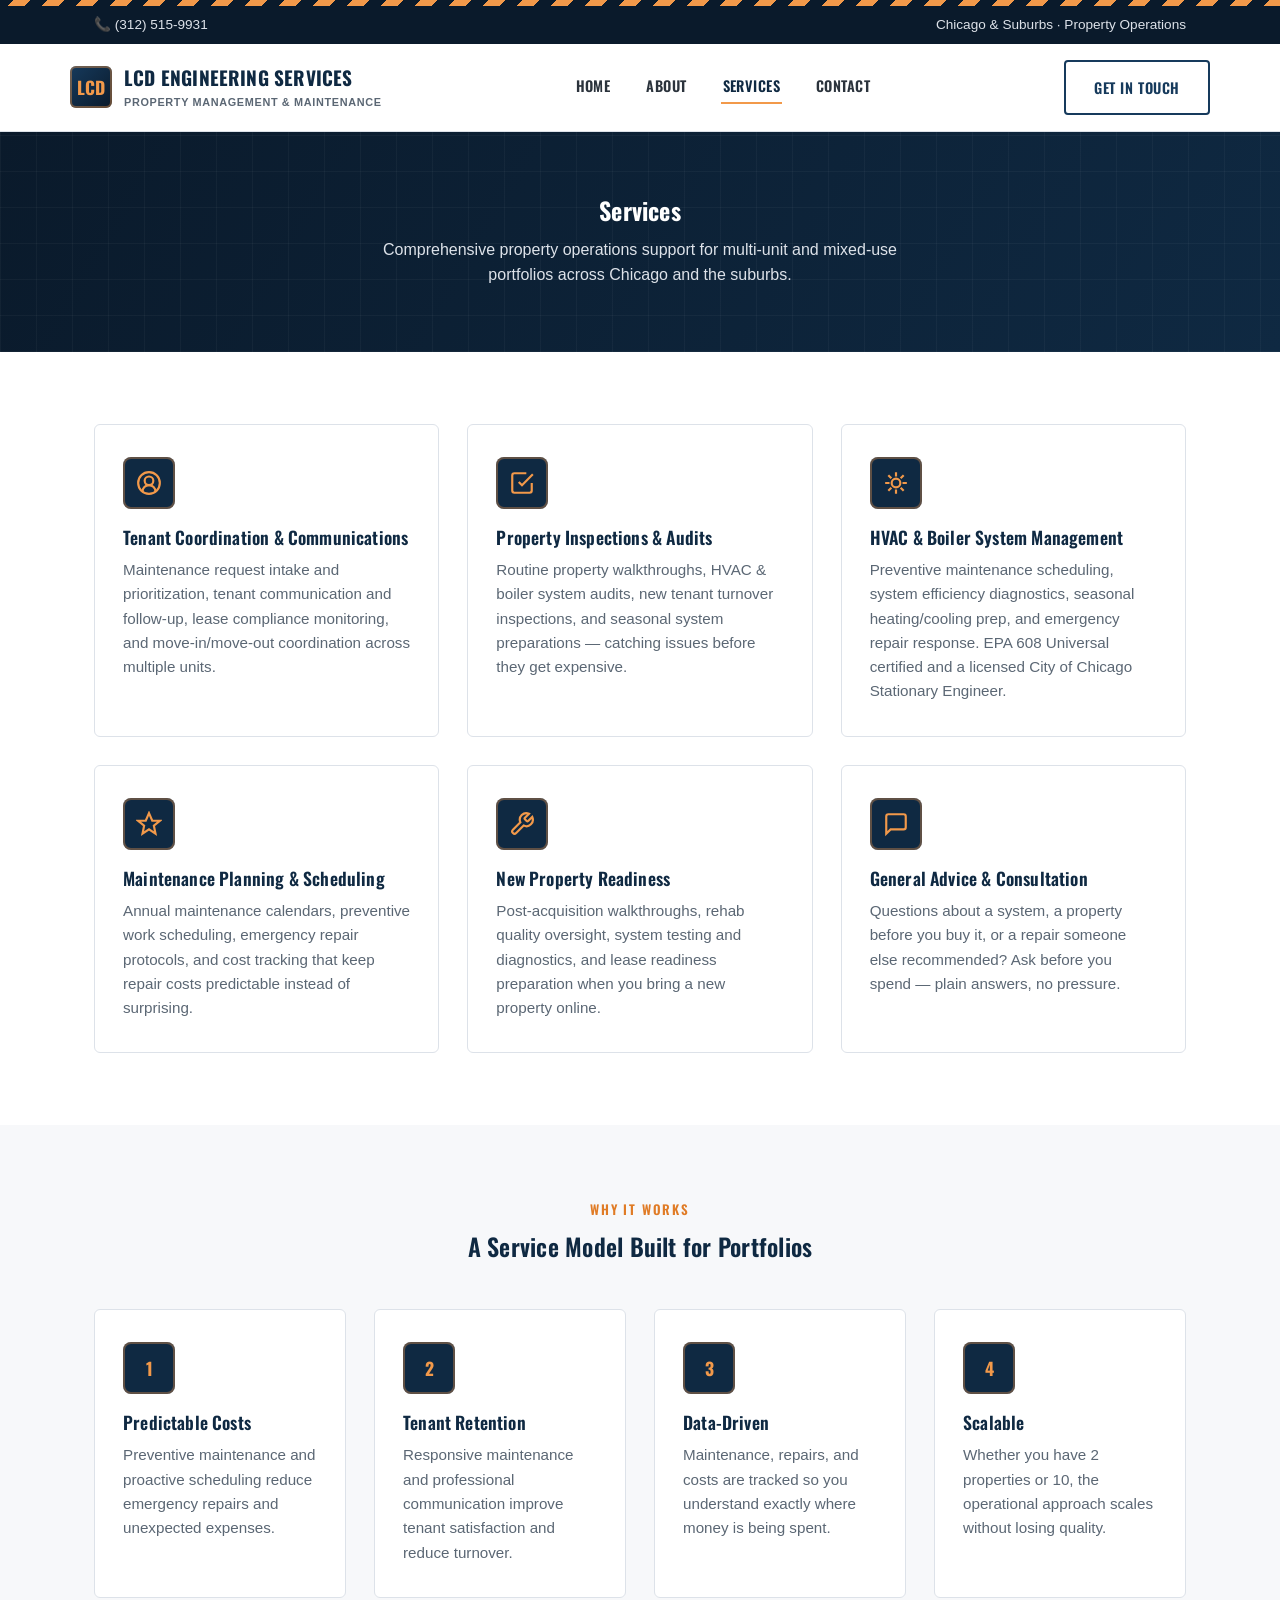
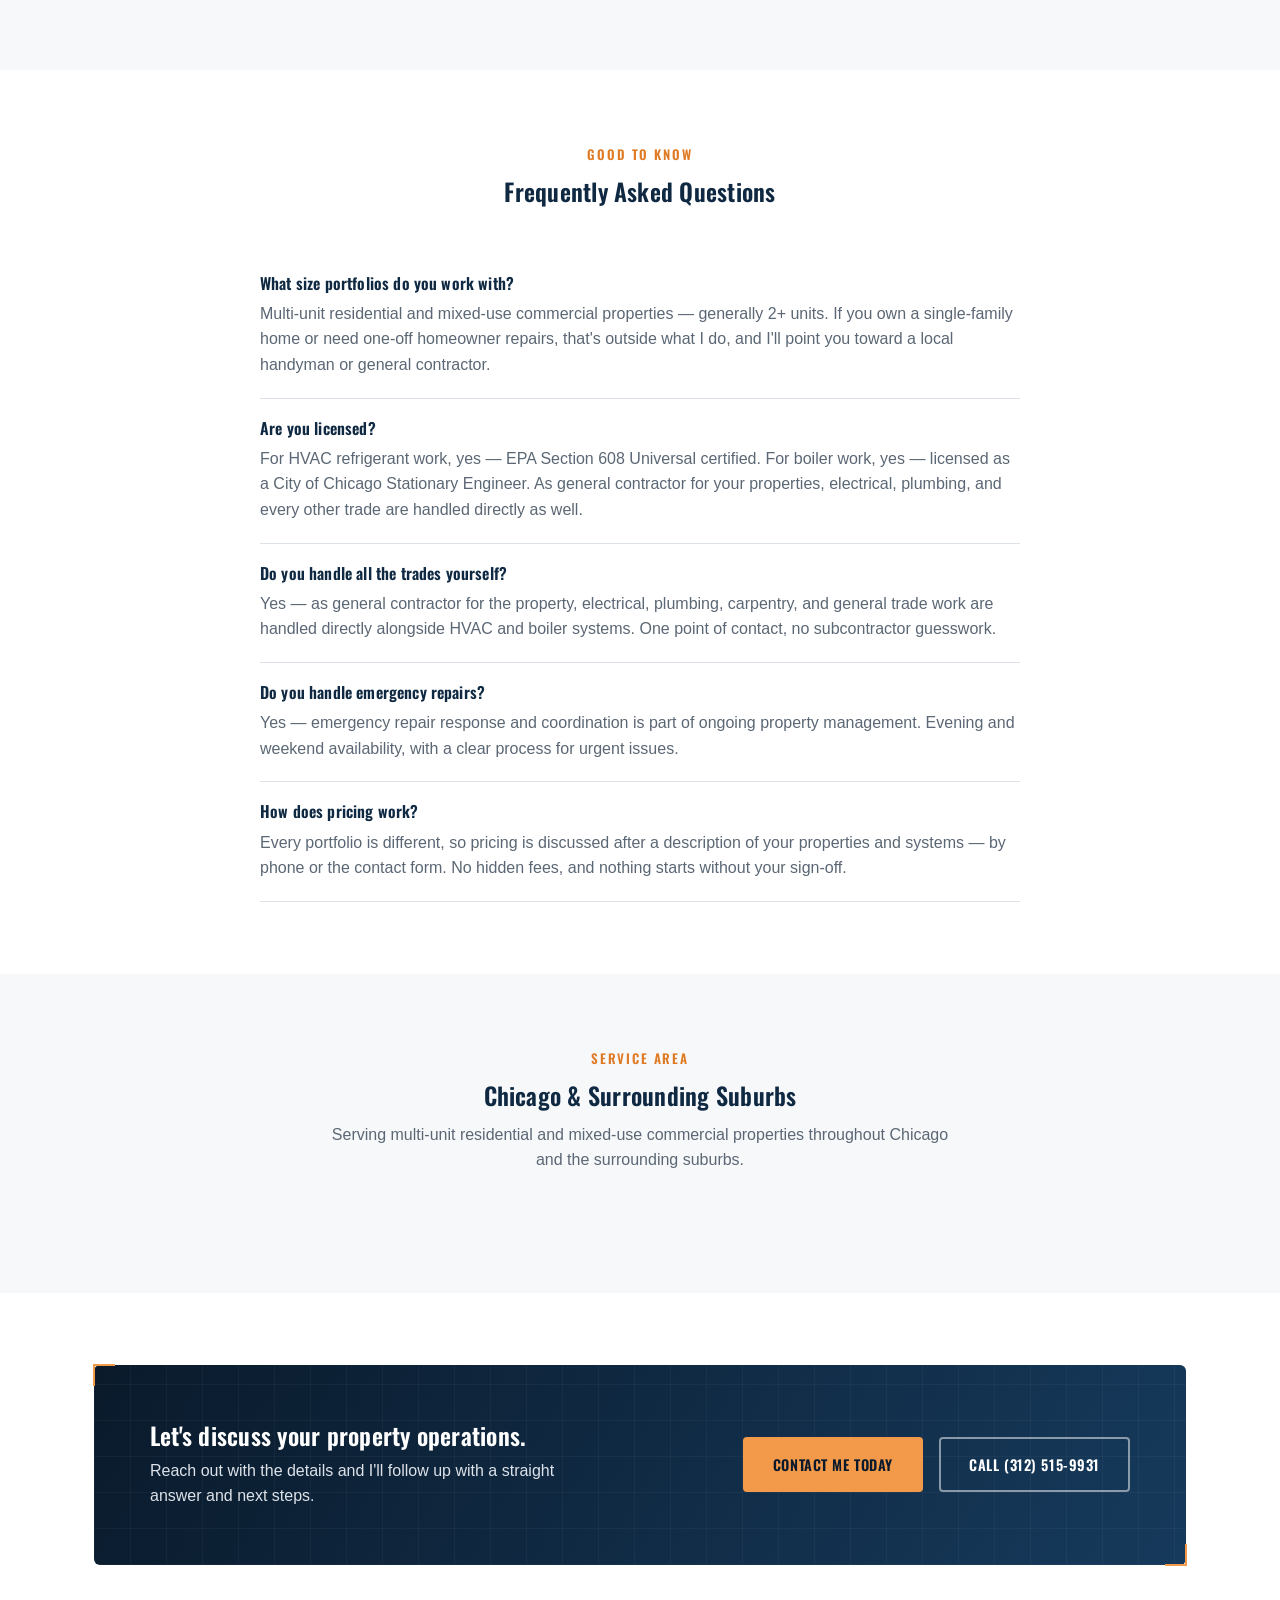
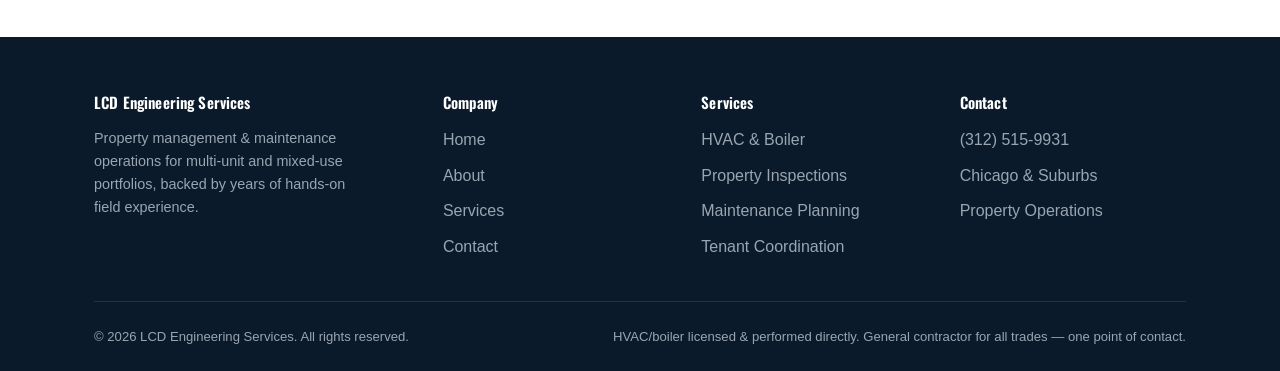
<file: services.html>
<!DOCTYPE html>
<html lang="en">
<head>
<meta charset="UTF-8" />
<meta name="viewport" content="width=device-width, initial-scale=1.0" />
<title>Services | LCD Engineering Services</title>
<meta name="description" content="Property operations and maintenance support for multi-unit and mixed-use portfolios from LCD Engineering Services — EPA 608 Universal certified and a licensed City of Chicago Stationary Engineer — serving Chicago and surrounding suburbs." />
<link rel="preconnect" href="https://fonts.googleapis.com" />
<link rel="preconnect" href="https://fonts.gstatic.com" crossorigin />
<link href="https://fonts.googleapis.com/css2?family=Oswald:wght@500;600;700&amp;display=swap" rel="stylesheet" />
<link rel="stylesheet" href="css/style.css" />
</head>
<body>

<header class="site-header">
  <div class="hazard-stripe"></div>
  <div class="topbar">
    <div class="container">
      <div class="topbar-links">
        <a href="tel:+13125159931">📞 (312) 515-9931</a>
      </div>
      <div class="topbar-links">
        <span>Chicago &amp; Suburbs · Property Operations</span>
      </div>
    </div>
  </div>

  <nav class="navbar container">
    <a href="index.html" class="brand">
      <span class="brand-mark">LCD</span>
      <span class="brand-text">LCD Engineering Services<br><small>Property Management &amp; Maintenance</small></span>
    </a>

    <ul class="nav-links">
      <li><a href="index.html">Home</a></li>
      <li><a href="about.html">About</a></li>
      <li><a href="services.html">Services</a></li>
      <li><a href="contact.html">Contact</a></li>
    </ul>

    <div class="nav-cta">
      <a href="contact.html" class="btn btn--outline">Get In Touch</a>
      <button class="nav-toggle" aria-label="Toggle navigation" aria-expanded="false"><span></span></button>
    </div>
  </nav>
</header>

<section class="page-hero">
  <div class="container">
    <h1>Services</h1>
    <p>Comprehensive property operations support for multi-unit and mixed-use portfolios across Chicago and the suburbs.</p>
  </div>
</section>

<section class="section">
  <div class="container">
    <div class="grid grid--3">
      <div class="card">
        <div class="icon-tile">
          <svg viewBox="0 0 24 24" fill="none" stroke="currentColor" stroke-width="2"><path d="M18 20a6 6 0 00-12 0"/><circle cx="12" cy="10" r="4"/><circle cx="12" cy="12" r="10"/></svg>
        </div>
        <h3>Tenant Coordination &amp; Communications</h3>
        <p>Maintenance request intake and prioritization, tenant communication and follow-up, lease compliance monitoring, and move-in/move-out coordination across multiple units.</p>
      </div>
      <div class="card">
        <div class="icon-tile">
          <svg viewBox="0 0 24 24" fill="none" stroke="currentColor" stroke-width="2"><path d="M9 11l3 3L22 4"/><path d="M21 12v7a2 2 0 01-2 2H5a2 2 0 01-2-2V5a2 2 0 012-2h11"/></svg>
        </div>
        <h3>Property Inspections &amp; Audits</h3>
        <p>Routine property walkthroughs, HVAC &amp; boiler system audits, new tenant turnover inspections, and seasonal system preparations — catching issues before they get expensive.</p>
      </div>
      <div class="card">
        <div class="icon-tile">
          <svg viewBox="0 0 24 24" fill="none" stroke="currentColor" stroke-width="2"><path d="M12 2v4M12 18v4M4.9 4.9l2.8 2.8M16.3 16.3l2.8 2.8M2 12h4M18 12h4M4.9 19.1l2.8-2.8M16.3 7.7l2.8-2.8"/><circle cx="12" cy="12" r="4"/></svg>
        </div>
        <h3>HVAC &amp; Boiler System Management</h3>
        <p>Preventive maintenance scheduling, system efficiency diagnostics, seasonal heating/cooling prep, and emergency repair response. EPA 608 Universal certified and a licensed City of Chicago Stationary Engineer.</p>
      </div>
      <div class="card">
        <div class="icon-tile">
          <svg viewBox="0 0 24 24" fill="none" stroke="currentColor" stroke-width="2"><path d="M12 2l3 7h7l-5.5 4.5L18 21l-6-4-6 4 1.5-7.5L2 9h7z"/></svg>
        </div>
        <h3>Maintenance Planning &amp; Scheduling</h3>
        <p>Annual maintenance calendars, preventive work scheduling, emergency repair protocols, and cost tracking that keep repair costs predictable instead of surprising.</p>
      </div>
      <div class="card">
        <div class="icon-tile">
          <svg viewBox="0 0 24 24" fill="none" stroke="currentColor" stroke-width="2"><path d="M14.7 6.3a1 1 0 000 1.4l1.6 1.6a1 1 0 001.4 0l3.77-3.77a6 6 0 01-7.94 7.94l-6.91 6.91a2.12 2.12 0 01-3-3l6.91-6.91a6 6 0 017.94-7.94l-3.76 3.76z"/></svg>
        </div>
        <h3>New Property Readiness</h3>
        <p>Post-acquisition walkthroughs, rehab quality oversight, system testing and diagnostics, and lease readiness preparation when you bring a new property online.</p>
      </div>
      <div class="card">
        <div class="icon-tile">
          <svg viewBox="0 0 24 24" fill="none" stroke="currentColor" stroke-width="2"><path d="M21 15a2 2 0 01-2 2H7l-4 4V5a2 2 0 012-2h14a2 2 0 012 2z"/></svg>
        </div>
        <h3>General Advice &amp; Consultation</h3>
        <p>Questions about a system, a property before you buy it, or a repair someone else recommended? Ask before you spend — plain answers, no pressure.</p>
      </div>
    </div>
  </div>
</section>

<section class="section section--alt">
  <div class="container">
    <div class="section-head">
      <span class="eyebrow">Why It Works</span>
      <h2>A Service Model Built for Portfolios</h2>
    </div>

    <div class="grid grid--4">
      <div class="card">
        <div class="icon-tile">1</div>
        <h3>Predictable Costs</h3>
        <p>Preventive maintenance and proactive scheduling reduce emergency repairs and unexpected expenses.</p>
      </div>
      <div class="card">
        <div class="icon-tile">2</div>
        <h3>Tenant Retention</h3>
        <p>Responsive maintenance and professional communication improve tenant satisfaction and reduce turnover.</p>
      </div>
      <div class="card">
        <div class="icon-tile">3</div>
        <h3>Data-Driven</h3>
        <p>Maintenance, repairs, and costs are tracked so you understand exactly where money is being spent.</p>
      </div>
      <div class="card">
        <div class="icon-tile">4</div>
        <h3>Scalable</h3>
        <p>Whether you have 2 properties or 10, the operational approach scales without losing quality.</p>
      </div>
    </div>
  </div>
</section>

<section class="section">
  <div class="container">
    <div class="section-head">
      <span class="eyebrow">Good To Know</span>
      <h2>Frequently Asked Questions</h2>
    </div>

    <div style="max-width:760px;margin:0 auto;">
      <div class="faq-item">
        <h4>What size portfolios do you work with?</h4>
        <p>Multi-unit residential and mixed-use commercial properties — generally 2+ units. If you own a single-family home or need one-off homeowner repairs, that's outside what I do, and I'll point you toward a local handyman or general contractor.</p>
      </div>
      <div class="faq-item">
        <h4>Are you licensed?</h4>
        <p>For HVAC refrigerant work, yes — EPA Section 608 Universal certified. For boiler work, yes — licensed as a City of Chicago Stationary Engineer. As general contractor for your properties, electrical, plumbing, and every other trade are handled directly as well.</p>
      </div>
      <div class="faq-item">
        <h4>Do you handle all the trades yourself?</h4>
        <p>Yes — as general contractor for the property, electrical, plumbing, carpentry, and general trade work are handled directly alongside HVAC and boiler systems. One point of contact, no subcontractor guesswork.</p>
      </div>
      <div class="faq-item">
        <h4>Do you handle emergency repairs?</h4>
        <p>Yes — emergency repair response and coordination is part of ongoing property management. Evening and weekend availability, with a clear process for urgent issues.</p>
      </div>
      <div class="faq-item">
        <h4>How does pricing work?</h4>
        <p>Every portfolio is different, so pricing is discussed after a description of your properties and systems — by phone or the contact form. No hidden fees, and nothing starts without your sign-off.</p>
      </div>
    </div>
  </div>
</section>

<section class="section section--alt">
  <div class="container">
    <div class="section-head">
      <span class="eyebrow">Service Area</span>
      <h2>Chicago &amp; Surrounding Suburbs</h2>
      <p>Serving multi-unit residential and mixed-use commercial properties throughout Chicago and the surrounding suburbs.</p>
    </div>
  </div>
</section>

<section class="section">
  <div class="container">
    <div class="cta-banner">
      <div>
        <h2>Let's discuss your property operations.</h2>
        <p>Reach out with the details and I'll follow up with a straight answer and next steps.</p>
      </div>
      <div class="cta-row">
        <a href="contact.html" class="btn btn--primary">Contact Me Today</a>
        <a href="tel:+13125159931" class="btn btn--ghost">Call (312) 515-9931</a>
      </div>
    </div>
  </div>
</section>

<footer class="site-footer">
  <div class="container">
    <div class="footer-grid">
      <div class="footer-brand">
        <h4>LCD Engineering Services</h4>
        <p>Property management &amp; maintenance operations for multi-unit and mixed-use portfolios, backed by years of hands-on field experience.</p>
      </div>
      <div>
        <h4>Company</h4>
        <ul>
          <li><a href="index.html">Home</a></li>
          <li><a href="about.html">About</a></li>
          <li><a href="services.html">Services</a></li>
          <li><a href="contact.html">Contact</a></li>
        </ul>
      </div>
      <div>
        <h4>Services</h4>
        <ul>
          <li><a href="services.html">HVAC &amp; Boiler</a></li>
          <li><a href="services.html">Property Inspections</a></li>
          <li><a href="services.html">Maintenance Planning</a></li>
          <li><a href="services.html">Tenant Coordination</a></li>
        </ul>
      </div>
      <div>
        <h4>Contact</h4>
        <ul>
          <li><a href="tel:+13125159931">(312) 515-9931</a></li>
          <li>Chicago &amp; Suburbs</li>
          <li>Property Operations</li>
        </ul>
      </div>
    </div>
    <div class="footer-bottom">
      <span>&copy; 2026 LCD Engineering Services. All rights reserved.</span>
      <span>HVAC/boiler licensed &amp; performed directly. General contractor for all trades — one point of contact.</span>
    </div>
  </div>
</footer>

<script src="js/main.js"></script>
</body>
</html>
</file>
<file: css/style.css>
/* ============================================
   LCD Engineering Services — stylesheet
   ============================================ */

:root {
  --navy-950: #0a1a2b;
  --navy-900: #0f2942;
  --navy-800: #163a5c;
  --navy-700: #1e4d78;
  --amber-500: #f2994a;
  --amber-600: #e07b25;
  --gray-50: #f7f8fa;
  --gray-100: #eef1f5;
  --gray-200: #dde2e9;
  --gray-400: #9aa5b1;
  --gray-600: #5b6774;
  --gray-800: #2b333c;
  --white: #ffffff;
  --radius: 6px;
  --shadow-sm: 0 1px 3px rgba(15, 41, 66, 0.08);
  --shadow-md: 0 8px 24px rgba(15, 41, 66, 0.12);
  --max-width: 1140px;
  --font-display: "Oswald", "Arial Narrow", sans-serif;
  --font-body: "Segoe UI", Roboto, Helvetica, Arial, sans-serif;
}

* {
  box-sizing: border-box;
}

html {
  scroll-behavior: smooth;
}

body {
  margin: 0;
  font-family: var(--font-body);
  color: var(--gray-800);
  background: var(--white);
  line-height: 1.6;
  -webkit-font-smoothing: antialiased;
}

img {
  max-width: 100%;
}

a {
  color: inherit;
  text-decoration: none;
}

ul {
  list-style: none;
  margin: 0;
  padding: 0;
}

h1, h2, h3, h4 {
  margin: 0 0 0.5em;
  font-family: var(--font-display);
  font-weight: 600;
  color: var(--navy-900);
  line-height: 1.2;
  letter-spacing: 0.01em;
}

h1 {
  font-weight: 700;
}

p {
  margin: 0 0 1em;
}

.container {
  max-width: var(--max-width);
  margin: 0 auto;
  padding: 0 24px;
}

.section {
  padding: 72px 0;
}

.section--alt {
  background: var(--gray-50);
}

.section-head {
  text-align: center;
  max-width: 640px;
  margin: 0 auto 48px;
}

.eyebrow {
  display: inline-block;
  color: var(--amber-600);
  font-family: var(--font-display);
  font-weight: 600;
  font-size: 0.82rem;
  letter-spacing: 0.14em;
  text-transform: uppercase;
  margin-bottom: 12px;
}

.section-head p {
  color: var(--gray-600);
  margin-bottom: 0;
}

/* ---------- Buttons ---------- */

.btn {
  display: inline-flex;
  align-items: center;
  justify-content: center;
  gap: 8px;
  padding: 14px 28px;
  border-radius: 4px;
  font-family: var(--font-display);
  font-weight: 600;
  font-size: 0.9rem;
  letter-spacing: 0.04em;
  text-transform: uppercase;
  border: 2px solid transparent;
  cursor: pointer;
  transition: transform 0.15s ease, box-shadow 0.15s ease, background 0.15s ease, color 0.15s ease;
  white-space: nowrap;
}

.btn:hover {
  transform: translateY(-1px);
}

.btn--primary {
  background: var(--amber-500);
  color: var(--navy-950);
}

.btn--primary:hover {
  background: var(--amber-600);
  box-shadow: var(--shadow-md);
}

.btn--ghost {
  background: transparent;
  border-color: rgba(255, 255, 255, 0.5);
  color: var(--white);
}

.btn--ghost:hover {
  background: rgba(255, 255, 255, 0.12);
}

.btn--outline {
  background: transparent;
  border-color: var(--navy-800);
  color: var(--navy-800);
}

.btn--outline:hover {
  background: var(--navy-800);
  color: var(--white);
}

.btn--block {
  width: 100%;
}

.cta-row {
  display: flex;
  gap: 16px;
  flex-wrap: wrap;
}

/* ---------- Header ---------- */

.site-header {
  position: sticky;
  top: 0;
  z-index: 100;
  background: var(--white);
  border-bottom: 1px solid var(--gray-200);
}

.hazard-stripe {
  height: 6px;
  background: repeating-linear-gradient(
    -45deg,
    var(--amber-500),
    var(--amber-500) 12px,
    var(--navy-950) 12px,
    var(--navy-950) 24px
  );
}

.topbar {
  background: var(--navy-950);
  color: var(--gray-200);
  font-size: 0.85rem;
}

.topbar .container {
  display: flex;
  justify-content: space-between;
  align-items: center;
  padding-top: 8px;
  padding-bottom: 8px;
  flex-wrap: wrap;
  gap: 6px;
}

.topbar a {
  color: var(--gray-200);
}

.topbar a:hover {
  color: var(--amber-500);
}

.topbar-links {
  display: flex;
  gap: 20px;
}

.navbar {
  display: flex;
  align-items: center;
  justify-content: space-between;
  padding: 16px 0;
}

.brand {
  display: flex;
  align-items: center;
  gap: 12px;
  font-family: var(--font-display);
  font-weight: 700;
  color: var(--navy-900);
  font-size: 1.2rem;
  text-transform: uppercase;
  letter-spacing: 0.01em;
}

.brand-mark {
  width: 42px;
  height: 42px;
  border-radius: 6px;
  background: linear-gradient(135deg, var(--navy-800), var(--navy-950));
  color: var(--amber-500);
  box-shadow: inset 0 0 0 2px rgba(242, 153, 74, 0.4);
  display: flex;
  align-items: center;
  justify-content: center;
  font-family: var(--font-display);
  font-size: 1.1rem;
  font-weight: 700;
  flex-shrink: 0;
}

.brand-text small {
  display: block;
  font-family: var(--font-body);
  font-size: 0.68rem;
  font-weight: 600;
  color: var(--gray-600);
  letter-spacing: 0.06em;
  text-transform: uppercase;
}

.nav-links {
  display: flex;
  align-items: center;
  gap: 32px;
}

.nav-links a {
  font-family: var(--font-display);
  font-weight: 600;
  font-size: 0.9rem;
  letter-spacing: 0.03em;
  text-transform: uppercase;
  color: var(--gray-800);
  padding: 6px 2px;
  border-bottom: 2px solid transparent;
}

.nav-links a:hover,
.nav-links a[aria-current="page"] {
  color: var(--navy-900);
  border-bottom-color: var(--amber-500);
}

.nav-cta {
  display: flex;
  align-items: center;
  gap: 16px;
}

.nav-toggle {
  display: none;
  background: none;
  border: none;
  cursor: pointer;
  padding: 8px;
}

.nav-toggle span,
.nav-toggle::before,
.nav-toggle::after {
  content: "";
  display: block;
  width: 26px;
  height: 3px;
  background: var(--navy-900);
  margin: 5px 0;
  border-radius: 2px;
  transition: transform 0.2s ease, opacity 0.2s ease;
}

/* ---------- Hero ---------- */

.hero {
  background:
    repeating-linear-gradient(0deg, rgba(255, 255, 255, 0.035) 0 1px, transparent 1px 42px),
    repeating-linear-gradient(90deg, rgba(255, 255, 255, 0.035) 0 1px, transparent 1px 42px),
    radial-gradient(circle at 20% 20%, var(--navy-800), var(--navy-950) 65%);
  color: var(--white);
  padding: 88px 0;
  position: relative;
  overflow: hidden;
}

.hero .container {
  display: grid;
  grid-template-columns: 1.1fr 0.9fr;
  gap: 48px;
  align-items: center;
}

.hero-eyebrow {
  display: inline-flex;
  align-items: center;
  gap: 8px;
  background: rgba(242, 153, 74, 0.15);
  color: var(--amber-500);
  padding: 6px 14px;
  border-radius: 4px;
  border: 1px solid rgba(242, 153, 74, 0.4);
  font-family: var(--font-display);
  font-size: 0.8rem;
  font-weight: 600;
  letter-spacing: 0.05em;
  text-transform: uppercase;
  margin-bottom: 20px;
}

.hero h1 {
  color: var(--white);
  font-size: clamp(2rem, 4vw, 3rem);
  margin-bottom: 20px;
}

.hero p.lead {
  color: var(--gray-200);
  font-size: 1.1rem;
  max-width: 520px;
  margin-bottom: 32px;
}

.hero-stats {
  display: flex;
  gap: 32px;
  margin-top: 40px;
  flex-wrap: wrap;
}

.hero-stats div strong {
  display: block;
  font-size: 1.6rem;
  color: var(--amber-500);
}

.hero-stats div span {
  font-size: 0.85rem;
  color: var(--gray-400);
}

.hero-card {
  position: relative;
  background: rgba(255, 255, 255, 0.06);
  border: 1px solid rgba(255, 255, 255, 0.15);
  border-radius: var(--radius);
  padding: 28px;
  backdrop-filter: blur(6px);
}

.hero-card::before,
.hero-card::after,
.split-media::before,
.split-media::after,
.cta-banner::before,
.cta-banner::after {
  content: "";
  position: absolute;
  width: 20px;
  height: 20px;
  border: 2px solid var(--amber-500);
  pointer-events: none;
}

.hero-card::before,
.split-media::before,
.cta-banner::before {
  top: -1px;
  left: -1px;
  border-right: none;
  border-bottom: none;
}

.hero-card::after,
.split-media::after,
.cta-banner::after {
  bottom: -1px;
  right: -1px;
  border-left: none;
  border-top: none;
}

.hero-card h3 {
  color: var(--white);
  font-size: 1.1rem;
}

.hero-card ul li {
  display: flex;
  gap: 10px;
  align-items: flex-start;
  color: var(--gray-200);
  margin-bottom: 12px;
  font-size: 0.95rem;
}

.hero-card ul li .check {
  color: var(--amber-500);
  font-weight: 800;
}

/* ---------- Icon tile ---------- */

.icon-tile {
  width: 52px;
  height: 52px;
  border-radius: 8px;
  background: var(--navy-900);
  color: var(--amber-500);
  box-shadow: inset 0 0 0 2px rgba(242, 153, 74, 0.35);
  display: flex;
  align-items: center;
  justify-content: center;
  margin-bottom: 18px;
  flex-shrink: 0;
  font-family: var(--font-display);
  font-weight: 700;
  font-size: 1.1rem;
}

.icon-tile svg {
  width: 26px;
  height: 26px;
}

/* ---------- Cards / grid ---------- */

.grid {
  display: grid;
  gap: 28px;
}

.grid--3 {
  grid-template-columns: repeat(3, 1fr);
}

.grid--2 {
  grid-template-columns: repeat(2, 1fr);
}

.grid--4 {
  grid-template-columns: repeat(4, 1fr);
}

.card {
  background: var(--white);
  border: 1px solid var(--gray-200);
  border-radius: var(--radius);
  padding: 32px 28px;
  transition: box-shadow 0.2s ease, transform 0.2s ease;
}

.card:hover {
  box-shadow: var(--shadow-md);
  transform: translateY(-3px);
}

.card h3 {
  font-size: 1.1rem;
  margin-bottom: 10px;
}

.card p {
  color: var(--gray-600);
  margin-bottom: 0;
  font-size: 0.95rem;
}

.card--link {
  margin-top: 14px;
  display: inline-block;
  font-weight: 700;
  color: var(--navy-800);
}

.card--link:hover {
  color: var(--amber-600);
}

/* ---------- Feature list rows ---------- */

.feature-row {
  display: flex;
  gap: 20px;
  align-items: flex-start;
  margin-bottom: 28px;
}

.feature-row .icon-tile {
  margin-bottom: 0;
}

.feature-row h4 {
  margin-bottom: 6px;
  font-size: 1.05rem;
}

.feature-row p {
  color: var(--gray-600);
  margin-bottom: 0;
  font-size: 0.95rem;
}

/* ---------- About split ---------- */

.split {
  display: grid;
  grid-template-columns: 1fr 1fr;
  gap: 56px;
  align-items: center;
}

.split-media {
  position: relative;
  background:
    repeating-linear-gradient(0deg, rgba(255, 255, 255, 0.04) 0 1px, transparent 1px 36px),
    repeating-linear-gradient(90deg, rgba(255, 255, 255, 0.04) 0 1px, transparent 1px 36px),
    linear-gradient(160deg, var(--navy-900), var(--navy-700));
  border-radius: var(--radius);
  padding: 48px 36px;
  color: var(--white);
  min-height: 320px;
  display: flex;
  flex-direction: column;
  justify-content: center;
}

.split-media h3 {
  color: var(--white);
}

.split-media p {
  color: var(--gray-200);
}

.split-media .badge-row {
  display: flex;
  gap: 14px;
  margin-top: 24px;
  flex-wrap: wrap;
}

.badge {
  background: rgba(255, 255, 255, 0.1);
  border: 1px solid rgba(255, 255, 255, 0.2);
  border-radius: 4px;
  padding: 10px 14px;
  font-family: var(--font-display);
  font-size: 0.78rem;
  font-weight: 600;
  letter-spacing: 0.04em;
  text-transform: uppercase;
  color: var(--gray-200);
}

/* ---------- Timeline ---------- */

.timeline {
  border-left: 3px solid var(--gray-200);
  margin-left: 8px;
  padding-left: 28px;
}

.timeline-item {
  position: relative;
  padding-bottom: 32px;
}

.timeline-item:last-child {
  padding-bottom: 0;
}

.timeline-item::before {
  content: "";
  position: absolute;
  left: -34px;
  top: 4px;
  width: 14px;
  height: 14px;
  border-radius: 50%;
  background: var(--amber-500);
  border: 3px solid var(--white);
  box-shadow: 0 0 0 2px var(--gray-200);
}

.timeline-item h4 {
  margin-bottom: 4px;
}

.timeline-item span.tag {
  display: inline-block;
  font-family: var(--font-display);
  font-size: 0.75rem;
  font-weight: 600;
  color: var(--amber-600);
  text-transform: uppercase;
  letter-spacing: 0.06em;
  margin-bottom: 6px;
}

.timeline-item p {
  color: var(--gray-600);
  margin-bottom: 0;
}

/* ---------- CTA banner ---------- */

.cta-banner {
  position: relative;
  background:
    repeating-linear-gradient(0deg, rgba(255, 255, 255, 0.035) 0 1px, transparent 1px 36px),
    repeating-linear-gradient(90deg, rgba(255, 255, 255, 0.035) 0 1px, transparent 1px 36px),
    linear-gradient(120deg, var(--navy-950), var(--navy-800));
  color: var(--white);
  border-radius: var(--radius);
  padding: 56px;
  display: flex;
  justify-content: space-between;
  align-items: center;
  gap: 32px;
  flex-wrap: wrap;
}

.cta-banner h2 {
  color: var(--white);
  margin-bottom: 8px;
}

.cta-banner p {
  color: var(--gray-200);
  margin-bottom: 0;
  max-width: 460px;
}

/* ---------- Service area / list page ---------- */

.list-check {
  display: flex;
  gap: 10px;
  align-items: flex-start;
  margin-bottom: 14px;
  color: var(--gray-800);
}

.list-check .check {
  color: var(--amber-600);
  font-weight: 800;
  flex-shrink: 0;
}

/* ---------- Page hero (interior pages) ---------- */

.page-hero {
  background:
    repeating-linear-gradient(0deg, rgba(255, 255, 255, 0.035) 0 1px, transparent 1px 36px),
    repeating-linear-gradient(90deg, rgba(255, 255, 255, 0.035) 0 1px, transparent 1px 36px),
    linear-gradient(120deg, var(--navy-950), var(--navy-900));
  color: var(--white);
  padding: 64px 0;
  text-align: center;
}

.page-hero h1 {
  color: var(--white);
  margin-bottom: 12px;
}

.page-hero p {
  color: var(--gray-200);
  max-width: 560px;
  margin: 0 auto;
}

.breadcrumb {
  color: var(--gray-400);
  font-size: 0.85rem;
  margin-bottom: 14px;
}

.breadcrumb a:hover {
  color: var(--amber-500);
}

/* ---------- Contact page ---------- */

.contact-grid {
  display: grid;
  grid-template-columns: 1fr 1.2fr;
  gap: 48px;
}

.contact-info .card {
  margin-bottom: 20px;
}

.form-field {
  margin-bottom: 20px;
}

.form-field label {
  display: block;
  font-weight: 700;
  margin-bottom: 8px;
  font-size: 0.9rem;
  color: var(--navy-900);
}

.form-field input,
.form-field select,
.form-field textarea {
  width: 100%;
  padding: 12px 14px;
  border: 1px solid var(--gray-200);
  border-radius: 6px;
  font-size: 0.95rem;
  font-family: inherit;
  background: var(--white);
  color: var(--gray-800);
}

.form-field input:focus,
.form-field select:focus,
.form-field textarea:focus {
  outline: none;
  border-color: var(--amber-500);
  box-shadow: 0 0 0 3px rgba(242, 153, 74, 0.2);
}

.form-row {
  display: grid;
  grid-template-columns: 1fr 1fr;
  gap: 20px;
}

.form-note {
  font-size: 0.85rem;
  color: var(--gray-600);
  margin-top: -8px;
}

.form-success {
  display: none;
  background: #eaf6ec;
  border: 1px solid #bfe3c4;
  color: #1e6b2b;
  padding: 14px 18px;
  border-radius: 8px;
  margin-bottom: 20px;
  font-weight: 600;
}

.form-success.is-visible {
  display: block;
}

/* ---------- FAQ ---------- */

.faq-item {
  border-bottom: 1px solid var(--gray-200);
  padding: 20px 0;
}

.faq-item h4 {
  margin-bottom: 8px;
  font-size: 1rem;
}

.faq-item p {
  color: var(--gray-600);
  margin-bottom: 0;
}

/* ---------- Footer ---------- */

.site-footer {
  background: var(--navy-950);
  color: var(--gray-400);
  padding: 56px 0 24px;
}

.footer-grid {
  display: grid;
  grid-template-columns: 1.4fr 1fr 1fr 1fr;
  gap: 32px;
  padding-bottom: 32px;
  border-bottom: 1px solid rgba(255, 255, 255, 0.1);
}

.footer-grid h4 {
  color: var(--white);
  font-size: 0.95rem;
  margin-bottom: 16px;
}

.footer-grid ul li {
  margin-bottom: 10px;
}

.footer-grid ul li a:hover {
  color: var(--amber-500);
}

.footer-brand p {
  color: var(--gray-400);
  font-size: 0.9rem;
  max-width: 280px;
}

.footer-bottom {
  display: flex;
  justify-content: space-between;
  align-items: center;
  padding-top: 24px;
  font-size: 0.82rem;
  flex-wrap: wrap;
  gap: 10px;
}

/* ---------- Responsive ---------- */

@media (max-width: 900px) {
  .hero .container {
    grid-template-columns: 1fr;
  }

  .split {
    grid-template-columns: 1fr;
  }

  .contact-grid {
    grid-template-columns: 1fr;
  }

  .grid--3,
  .grid--4 {
    grid-template-columns: repeat(2, 1fr);
  }

  .footer-grid {
    grid-template-columns: repeat(2, 1fr);
  }
}

@media (max-width: 720px) {
  .nav-toggle {
    display: block;
  }

  .nav-links {
    position: absolute;
    top: 100%;
    left: 0;
    right: 0;
    background: var(--white);
    flex-direction: column;
    align-items: flex-start;
    gap: 0;
    padding: 8px 24px 20px;
    border-bottom: 1px solid var(--gray-200);
    box-shadow: var(--shadow-md);
    display: none;
  }

  .nav-links.is-open {
    display: flex;
  }

  .nav-links a {
    width: 100%;
    padding: 12px 0;
    border-bottom: 1px solid var(--gray-100);
  }

  .nav-cta .btn span.btn-text-full {
    display: none;
  }

  .topbar-links {
    gap: 12px;
  }

  .grid--3,
  .grid--4,
  .grid--2 {
    grid-template-columns: 1fr;
  }

  .form-row {
    grid-template-columns: 1fr;
  }

  .cta-banner {
    padding: 36px 24px;
    text-align: center;
    justify-content: center;
  }

  .footer-grid {
    grid-template-columns: 1fr;
  }

  .footer-bottom {
    flex-direction: column;
    text-align: center;
  }

  .section {
    padding: 48px 0;
  }
}
</file>
